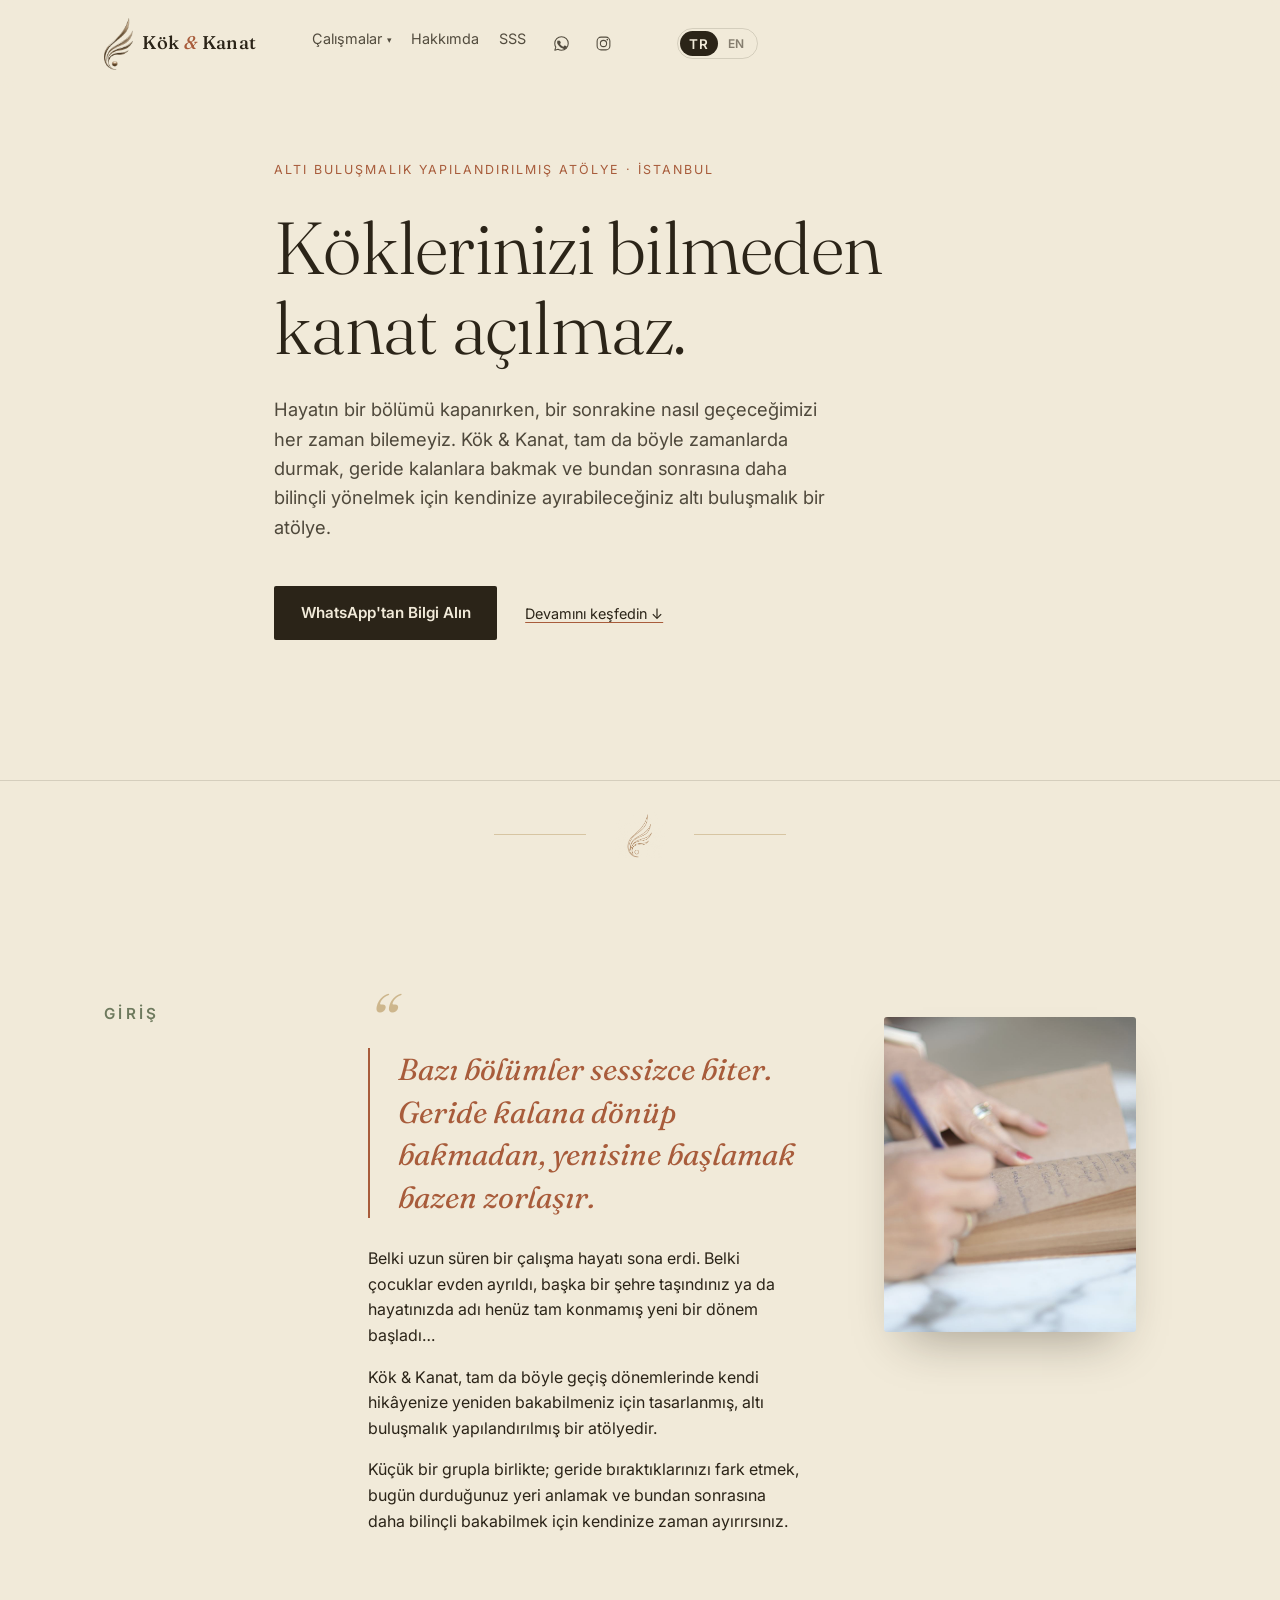
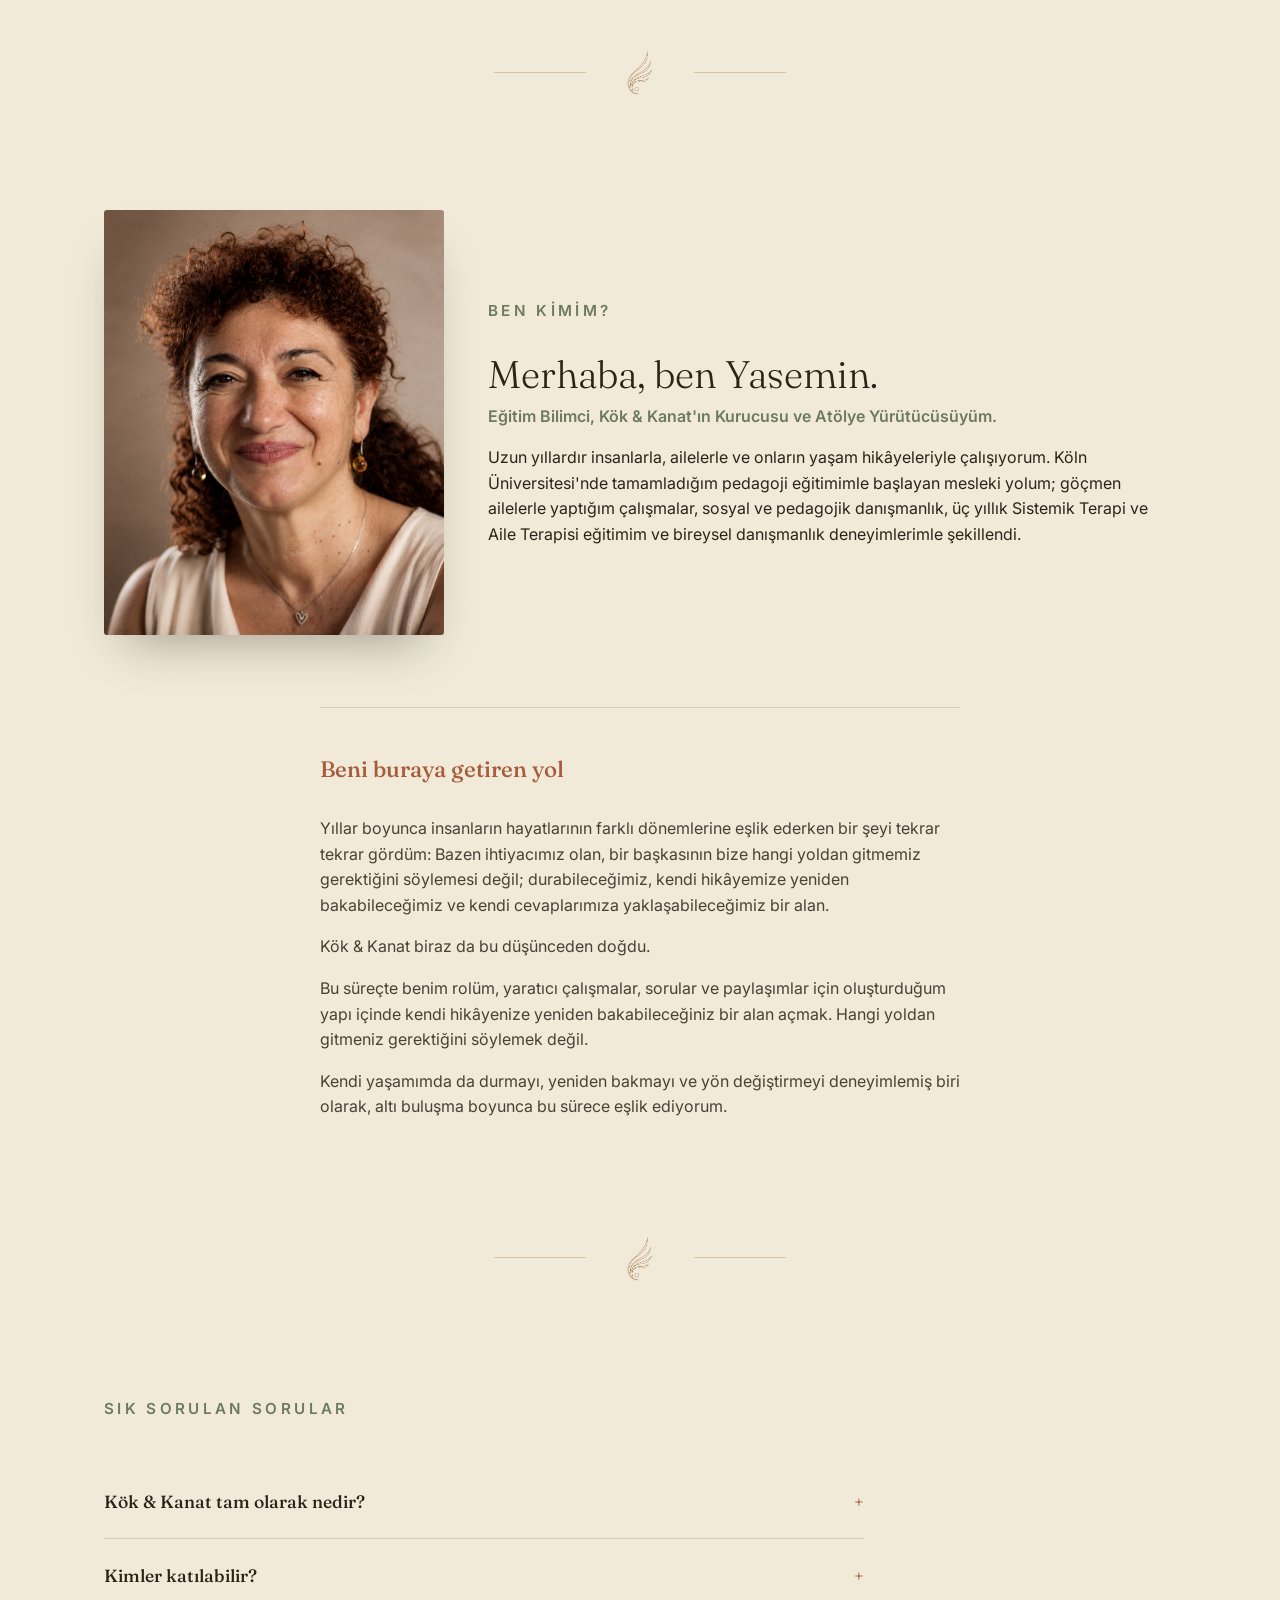
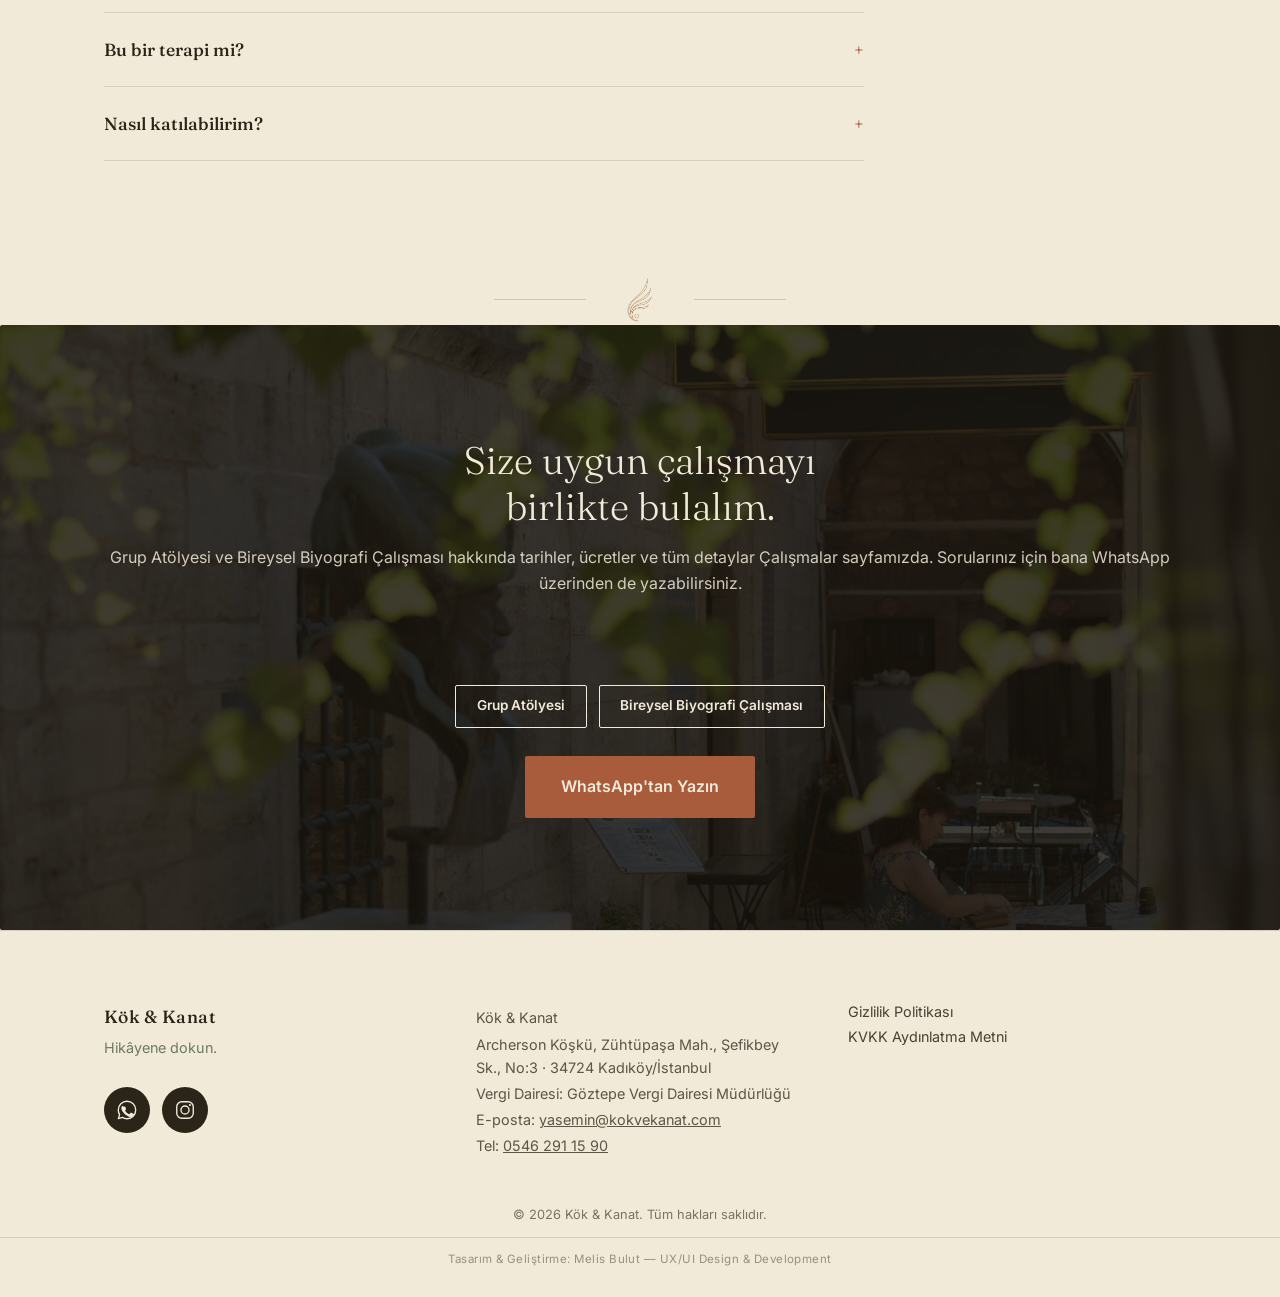
<file: index.html>
<!DOCTYPE html>
<html lang="tr">
<head>
<meta charset="UTF-8">
<meta name="viewport" content="width=device-width, initial-scale=1.0">
<title>Kök & Kanat — Kendine Doğru Bir Yolculuk Atölyesi</title>
<meta name="description" content="Kök & Kanat, İstanbul'da grup atölyesi ve bireysel biyografi çalışması olarak sunulan, yapılandırılmış biyografi ve öz-yansıma çalışmaları.">
<link rel="canonical" href="https://kokvekanat.com/">

<!-- Open Graph -->
<meta property="og:title" content="Kök & Kanat — Kendine Doğru Bir Yolculuk Atölyesi">
<meta property="og:description" content="İstanbul'da grup atölyesi ve bireysel biyografi çalışması olarak sunulan, yapılandırılmış biyografi ve öz-yansıma çalışmaları.">
<meta property="og:type" content="website">
<meta property="og:url" content="https://kokvekanat.com/">
<meta property="og:image" content="https://kokvekanat.com/kapanis-arka-plan.jpg">
<meta property="og:locale" content="tr_TR">

<!-- Twitter -->
<meta name="twitter:card" content="summary_large_image">
<meta name="twitter:title" content="Kök & Kanat — Kendine Doğru Bir Yolculuk Atölyesi">
<meta name="twitter:description" content="İstanbul'da grup atölyesi ve bireysel biyografi çalışması olarak sunulan biyografi ve öz-yansıma çalışmaları.">
<meta name="twitter:image" content="https://kokvekanat.com/kapanis-arka-plan.jpg">

<!-- Favicon: real files for reliable Google Search / browser tab / iOS pickup -->
<link rel="icon" type="image/x-icon" href="favicon.ico">
<link rel="icon" type="image/png" sizes="32x32" href="favicon-32.png">
<link rel="icon" type="image/png" sizes="96x96" href="favicon-96.png">
<link rel="icon" type="image/png" sizes="192x192" href="favicon-192.png">
<link rel="apple-touch-icon" sizes="180x180" href="apple-touch-icon.png">

<link rel="preconnect" href="https://fonts.googleapis.com">
<link rel="preconnect" href="https://fonts.gstatic.com" crossorigin>
<link href="https://fonts.googleapis.com/css2?family=Fraunces:ital,opsz,wght@0,9..144,300;0,9..144,500;1,9..144,400&family=Inter:wght@400;500;600&display=swap" rel="stylesheet">

<link rel="stylesheet" href="styles.css">
<script type="application/ld+json">
{
  "@context": "https://schema.org",
  "@type": "EducationalOrganization",
  "name": "Kök & Kanat",
  "url": "https://kokvekanat.com/",
  "description": "İstanbul'da grup atölyesi ve bireysel biyografi çalışması olarak sunulan, yapılandırılmış biyografi ve öz-yansıma çalışmaları.",
  "address": {
    "@type": "PostalAddress",
    "streetAddress": "Archerson Köşkü, Zühtüpaşa Mah., Şefikbey Sk., No:3",
    "addressLocality": "Kadıköy",
    "addressRegion": "İstanbul",
    "postalCode": "34724",
    "addressCountry": "TR"
  },
  "telephone": "+905462911590",
  "email": "yasemin@kokvekanat.com",
  "sameAs": ["https://www.instagram.com/kokvekanat.atolye"],
  "founder": {
    "@type": "Person",
    "name": "Yasemin Bulut"
  }
}
</script>
</head>
<body data-title-en="Kök &amp; Kanat — A Journey Towards Yourself">

<a class="skip-link" href="#ana-icerik">İçeriğe geç</a>

<header class="site-header" data-header>
  <div class="wrap header-inner">
    <a href="#" class="logo">
      <img src="logo-mark.png" alt="Kök &amp; Kanat" class="logo-mark">
      <span class="logo-text">Kök <span class="logo-amp">&amp;</span> Kanat</span>
    </a>
    <nav class="main-nav" aria-label="Ana menü">
      <div class="nav-dropdown" data-nav-dropdown>
        <button type="button" class="nav-dropdown-trigger" data-nav-dropdown-trigger aria-expanded="false" aria-haspopup="true" data-i18n="nav.calismalar">Çalışmalar</button>
        <div class="nav-dropdown-panel" data-nav-dropdown-panel>
          <a href="calismalar-grup.html" data-i18n="calismalar.jump.grup">Grup Atölyesi</a>
          <a href="calismalar-bireysel.html" data-i18n="calismalar.jump.bireysel">Bireysel Biyografi Çalışması</a>
        </div>
      </div>
      <a href="#yasemin" data-i18n="nav.yasemin">Hakkımda</a>
      <a href="#faq" data-i18n="nav.faq">SSS</a>
      <div class="nav-social">
        <a href="#" class="social-btn social-btn--sm" data-wa="b" aria-label="WhatsApp">
          <svg viewBox="0 0 24 24" fill="none" aria-hidden="true">
            <path d="M12 2.5C6.75 2.5 2.5 6.75 2.5 12c0 1.85.53 3.58 1.44 5.04L2.6 21.4l4.48-1.3A9.45 9.45 0 0 0 12 21.5c5.25 0 9.5-4.25 9.5-9.5S17.25 2.5 12 2.5Z" stroke="currentColor" stroke-width="1.5" stroke-linejoin="round"/>
            <path d="M8.3 8.4c.15-.35.4-.35.65-.35h.5c.18 0 .4-.03.6.45.24.6.8 2 .87 2.15.08.15.13.32.02.5-.1.2-.16.32-.32.5-.16.17-.33.4-.47.53-.16.15-.32.32-.14.63.18.32.8 1.32 1.72 2.14 1.18 1.05 2.18 1.38 2.5 1.53.32.15.5.13.7-.08.2-.2.83-.97 1.05-1.3.22-.32.44-.27.72-.16.3.1 1.9.9 2.22 1.06.32.16.53.24.6.38.08.15.08.86-.2 1.68-.28.82-1.62 1.6-2.24 1.7-.6.1-1.3.15-2.1-.13-.5-.17-1.13-.4-1.95-.77-3.4-1.5-5.6-4.9-5.78-5.13-.16-.24-1.4-1.86-1.4-3.56 0-1.7.9-2.53 1.22-2.87Z" fill="currentColor"/>
          </svg>
        </a>
        <a href="https://www.instagram.com/kokvekanat.atolye" class="social-btn social-btn--sm" target="_blank" rel="noopener noreferrer" aria-label="Instagram">
          <svg viewBox="0 0 24 24" fill="none" aria-hidden="true">
            <rect x="3" y="3" width="18" height="18" rx="5.5" stroke="currentColor" stroke-width="1.5"/>
            <circle cx="12" cy="12" r="4.4" stroke="currentColor" stroke-width="1.5"/>
            <circle cx="17.4" cy="6.6" r="1.15" fill="currentColor"/>
          </svg>
        </a>
      </div>
    </nav>
    <div class="lang-switch" data-lang-switch role="group" aria-label="Dil / Language">
      <span class="lang-indicator" aria-hidden="true"></span>
      <button type="button" class="lang-btn is-active" data-lang="tr">TR</button>
      <button type="button" class="lang-btn" data-lang="en">EN</button>
    </div>
  </div>
</header>

<main id="ana-icerik">

  <!-- HERO -->
  <section class="hero">
    <div class="wrap hero-grid">
      <p class="eyebrow" data-i18n="hero.eyebrow">Altı Buluşmalık Yapılandırılmış Atölye · İstanbul</p>
      <h1 class="hero-title" data-i18n="hero.title">Köklerinizi bilmeden kanat açılmaz.</h1>
      <p class="hero-lede" data-i18n="hero.lede">Hayatın bir bölümü kapanırken, bir sonrakine nasıl geçeceğimizi her zaman bilemeyiz. Kök &amp; Kanat, tam da böyle zamanlarda durmak, geride kalanlara bakmak ve bundan sonrasına daha bilinçli yönelmek için kendinize ayırabileceğiniz altı buluşmalık bir atölye.</p>
      <div class="hero-actions">
        <a class="btn btn-primary" data-wa="a" href="#" data-i18n="cta.info">WhatsApp'tan Bilgi Alın</a>
        <a class="btn-link" href="#giris" data-i18n="cta.explore">Devamını keşfedin ↓</a>
      </div>
    </div>
  </section>

  <div class="ornament ornament-first" aria-hidden="true">
    <span class="ornament-line"></span>
    <img class="ornament-icon" src="logo-outline.png" alt="" loading="lazy">
    <span class="ornament-line"></span>
  </div>

  <!-- INTRO -->
  <section class="section intro" id="giris">
    <div class="wrap intro-grid">
      <p class="section-label"><span class="section-label-text" data-i18n="label.giris">Giriş</span></p>
      <div class="intro-body">
        <div class="intro-copy">
          <span class="quote-mark" aria-hidden="true">&ldquo;</span>
          <p class="pull-quote" data-i18n="intro.quote">Bazı bölümler sessizce biter. Geride kalana dönüp bakmadan, yenisine başlamak bazen zorlaşır.</p>
          <p class="lead-p" data-i18n="intro.p0">Belki uzun süren bir çalışma hayatı sona erdi. Belki çocuklar evden ayrıldı, başka bir şehre taşındınız ya da hayatınızda adı henüz tam konmamış yeni bir dönem başladı…</p>
          <p data-i18n="intro.p1">Kök &amp; Kanat, tam da böyle geçiş dönemlerinde kendi hikâyenize yeniden bakabilmeniz için tasarlanmış, altı buluşmalık yapılandırılmış bir atölyedir.</p>
          <p data-i18n="intro.p2">Küçük bir grupla birlikte; geride bıraktıklarınızı fark etmek, bugün durduğunuz yeri anlamak ve bundan sonrasına daha bilinçli bakabilmek için kendinize zaman ayırırsınız.</p>
        </div>
        <figure class="intro-image photo-frame">
          <div class="photo-frame-inner aspect-portrait">
            <img src="gunluk-yakin-cekim.jpg" alt="Bir defter sayfasına yazı yazan elin yakın çekimi" loading="lazy">
            <figcaption data-i18n="intro.imgCaption">Bir defter sayfasına, o hafta taşıdıklarınızı yazdığınız an.</figcaption>
          </div>
        </figure>
      </div>
    </div>
  </section>

  <div class="ornament" aria-hidden="true">
    <span class="ornament-line"></span>
    <img class="ornament-icon" src="logo-outline.png" alt="" loading="lazy">
    <span class="ornament-line"></span>
  </div>

  <!-- ABOUT YASEMIN -->
  <section class="section about" id="yasemin">
    <div class="wrap about-grid">
      <div class="about-media photo-frame">
        <div class="photo-frame-inner aspect-portrait">
          <img src="yasemin.jpg" alt="Yasemin Hanım'ın portresi" loading="lazy">
        </div>
      </div>
      <div class="about-copy">
        <p class="section-label"><span class="section-label-text" data-i18n="label.rehberiniz">Ben Kimim?</span></p>
        <h2 class="section-title" data-i18n="about.greeting">Merhaba, ben Yasemin.</h2>
        <p class="about-title" data-i18n="about.title">Eğitim Bilimci, Kök &amp; Kanat'ın Kurucusu ve Atölye Yürütücüsüyüm.</p>
        <p class="lead-p" data-i18n="about.p1">Uzun yıllardır insanlarla, ailelerle ve onların yaşam hikâyeleriyle çalışıyorum. Köln Üniversitesi'nde tamamladığım pedagoji eğitimimle başlayan mesleki yolum; göçmen ailelerle yaptığım çalışmalar, sosyal ve pedagojik danışmanlık, üç yıllık Sistemik Terapi ve Aile Terapisi eğitimim ve bireysel danışmanlık deneyimlerimle şekillendi.</p>
      </div>
    </div>
    <div class="wrap">
      <div class="about-path">
        <h3 class="about-path-title" data-i18n="about.pathTitle">Beni buraya getiren yol</h3>
        <p class="lead-p" data-i18n="about.path.p1">Yıllar boyunca insanların hayatlarının farklı dönemlerine eşlik ederken bir şeyi tekrar tekrar gördüm: Bazen ihtiyacımız olan, bir başkasının bize hangi yoldan gitmemiz gerektiğini söylemesi değil; durabileceğimiz, kendi hikâyemize yeniden bakabileceğimiz ve kendi cevaplarımıza yaklaşabileceğimiz bir alan.</p>
        <p data-i18n="about.path.p2">Kök &amp; Kanat biraz da bu düşünceden doğdu.</p>
        <p data-i18n="about.path.p3">Bu süreçte benim rolüm, yaratıcı çalışmalar, sorular ve paylaşımlar için oluşturduğum yapı içinde kendi hikâyenize yeniden bakabileceğiniz bir alan açmak. Hangi yoldan gitmeniz gerektiğini söylemek değil.</p>
        <p data-i18n="about.path.p4">Kendi yaşamımda da durmayı, yeniden bakmayı ve yön değiştirmeyi deneyimlemiş biri olarak, altı buluşma boyunca bu sürece eşlik ediyorum.</p>
      </div>
    </div>
  </section>

  <div class="ornament" aria-hidden="true">
    <span class="ornament-line"></span>
    <img class="ornament-icon" src="logo-outline.png" alt="" loading="lazy">
    <span class="ornament-line"></span>
  </div>

  <!-- FAQ -->
  <section class="section faq" id="faq">
    <div class="wrap">
      <p class="section-label"><span class="section-label-text" data-i18n="label.faq">Sık Sorulan Sorular</span></p>
      <div class="faq-list">
        <details class="faq-item">
          <summary data-i18n="faq1.q">Kök &amp; Kanat tam olarak nedir?</summary>
          <p data-i18n="faq1.a">Kök &amp; Kanat, kendi yaşam hikâyenize adım adım bakabileceğiniz, geçmişten bugüne sizi şekillendiren deneyimleri fark edip anlamlandırabileceğiniz, altı buluşmadan oluşan yapılandırılmış bir atölye programıdır.</p>
        </details>
        <details class="faq-item">
          <summary data-i18n="faq2.q">Kimler katılabilir?</summary>
          <p data-i18n="faq2.a">Kendinizi daha iyi tanımak, hayatınızdaki dönüm noktalarına ve geçmişten bugüne taşıdıklarınıza yeniden bakmak, bundan sonrasına daha bilinçli yönelmek isteyen yetişkinler katılabilir.</p>
        </details>
        <details class="faq-item">
          <summary data-i18n="faq3.q">Bu bir terapi mi?</summary>
          <p data-i18n="faq3.a">Hayır. Kök &amp; Kanat, eğitim temelli ve yapılandırılmış bir öz-yansıma atölyesidir. Katılımcıların yaşam hikâyelerine farklı açılardan bakmalarını ve kendi deneyimlerini anlamlandırmalarını destekler. Terapi veya klinik bir müdahale değildir.</p>
        </details>
        <details class="faq-item">
          <summary data-i18n="faq4.q">Nasıl katılabilirim?</summary>
          <p data-i18n="faq4.a">KÖK &amp; KANAT'ta yaşam hikâyenize farklı biçimlerde bakabileceğiniz çalışma formatları bulunmaktadır.<br><br><a href="calismalar-grup.html"><strong>Grup Atölyesi</strong></a>, altı buluşmadan oluşan ve yaşam yolculuğuna grup içinde daha kapsamlı bakmaya alan açan uzun soluklu bir çalışmadır.<br><br><a href="calismalar-bireysel.html"><strong>Bireysel Biyografi Çalışması</strong></a> ise üç bireysel buluşmadan oluşur. Kendi yaşamınızda bugün sizi meşgul eden bir konu veya sorudan yola çıkarak geçmişten bugüne uzanan izlere ve bundan sonrasına bakabileceğiniz kişisel bir çalışma alanı sunar.<br><br>Size hangi çalışma biçiminin daha uygun olduğunu inceleyerek kendi ihtiyacınıza göre karar verebilirsiniz.</p>
        </details>
      </div>
    </div>
  </section>

  <div class="ornament" aria-hidden="true">
    <span class="ornament-line"></span>
    <img class="ornament-icon" src="logo-outline.png" alt="" loading="lazy">
    <span class="ornament-line"></span>
  </div>

  <!-- FINAL CTA -->
  <section class="section final-cta">
    <div class="wrap">
      <h2 class="section-title" data-i18n="finalcta.title">Size uygun çalışmayı birlikte bulalım.</h2>
      <p data-i18n="finalcta.p">Grup Atölyesi ve Bireysel Biyografi Çalışması hakkında tarihler, ücretler ve tüm detaylar Çalışmalar sayfamızda. Sorularınız için bana WhatsApp üzerinden de yazabilirsiniz.</p>
      <div class="hero-actions" style="justify-content:center; flex-direction: column;">
        <div class="offer-jump" style="justify-content:center;">
          <a class="btn btn-ghost" href="calismalar-grup.html" style="border-color:var(--color-paper);color:var(--color-paper);" data-i18n="calismalar.jump.grup">Grup Atölyesi</a>
          <a class="btn btn-ghost" href="calismalar-bireysel.html" style="border-color:var(--color-paper);color:var(--color-paper);" data-i18n="calismalar.jump.bireysel">Bireysel Biyografi Çalışması</a>
        </div>
        <a class="btn btn-primary btn-large" data-wa="a" href="#" data-i18n="cta.write">WhatsApp'tan Yazın</a>
      </div>
    </div>
  </section>

</main>

<footer class="site-footer">
  <div class="wrap footer-grid">
    <div>
      <p class="logo footer-logo">Kök &amp; Kanat</p>
      <p class="footer-note" data-i18n="footer.tagline">Hikâyene dokun.</p>
      <div class="footer-social">
        <a href="#" class="social-btn" data-wa="b" aria-label="WhatsApp">
          <svg viewBox="0 0 24 24" fill="none" aria-hidden="true">
            <path d="M12 2.5C6.75 2.5 2.5 6.75 2.5 12c0 1.85.53 3.58 1.44 5.04L2.6 21.4l4.48-1.3A9.45 9.45 0 0 0 12 21.5c5.25 0 9.5-4.25 9.5-9.5S17.25 2.5 12 2.5Z" stroke="currentColor" stroke-width="1.5" stroke-linejoin="round"/>
            <path d="M8.3 8.4c.15-.35.4-.35.65-.35h.5c.18 0 .4-.03.6.45.24.6.8 2 .87 2.15.08.15.13.32.02.5-.1.2-.16.32-.32.5-.16.17-.33.4-.47.53-.16.15-.32.32-.14.63.18.32.8 1.32 1.72 2.14 1.18 1.05 2.18 1.38 2.5 1.53.32.15.5.13.7-.08.2-.2.83-.97 1.05-1.3.22-.32.44-.27.72-.16.3.1 1.9.9 2.22 1.06.32.16.53.24.6.38.08.15.08.86-.2 1.68-.28.82-1.62 1.6-2.24 1.7-.6.1-1.3.15-2.1-.13-.5-.17-1.13-.4-1.95-.77-3.4-1.5-5.6-4.9-5.78-5.13-.16-.24-1.4-1.86-1.4-3.56 0-1.7.9-2.53 1.22-2.87Z" fill="currentColor"/>
          </svg>
        </a>
        <a href="https://www.instagram.com/kokvekanat.atolye" class="social-btn" target="_blank" rel="noopener noreferrer" aria-label="Instagram">
          <svg viewBox="0 0 24 24" fill="none" aria-hidden="true">
            <rect x="3" y="3" width="18" height="18" rx="5.5" stroke="currentColor" stroke-width="1.5"/>
            <circle cx="12" cy="12" r="4.4" stroke="currentColor" stroke-width="1.5"/>
            <circle cx="17.4" cy="6.6" r="1.15" fill="currentColor"/>
          </svg>
        </a>
      </div>
    </div>
    <div class="footer-legal">
      <p>Kök &amp; Kanat</p>
      <p>Archerson Köşkü, Zühtüpaşa Mah., Şefikbey Sk., No:3 · 34724 Kadıköy/İstanbul</p>
      <p data-i18n="footer.taxLine">Vergi Dairesi: Göztepe Vergi Dairesi Müdürlüğü</p>
      <p><span data-i18n="footer.email">E-posta</span>: <a href="mailto:yasemin@kokvekanat.com">yasemin@kokvekanat.com</a></p>
      <p><span data-i18n="footer.tel">Tel</span>: <a href="tel:+905462911590">0546 291 15 90</a></p>
    </div>
    <div class="footer-links">
      <button type="button" class="footer-link-btn" data-open-modal="privacy" data-i18n="footer.privacy">Gizlilik Politikası</button>
      <button type="button" class="footer-link-btn" data-open-modal="kvkk" data-i18n="footer.kvkk">KVKK Aydınlatma Metni</button>
    </div>
  </div>
  <p class="footer-copy">© 2026 Kök &amp; Kanat. <span data-i18n="footer.rights">Tüm hakları saklıdır.</span></p>
  <p class="site-credit">Tasarım &amp; Geliştirme: Melis Bulut — UX/UI Design &amp; Development</p>
</footer>

<a class="mobile-sticky-cta" data-wa="a" href="#" data-i18n="cta.write">WhatsApp'tan Yazın</a>

<!-- Fixed hamburger menu — position:fixed, independent of the header, always on screen -->
<button type="button" class="fixed-menu-toggle" data-fixed-menu-toggle aria-expanded="false" aria-controls="fixed-menu-panel" aria-label="Menüyü aç">
  <span></span><span></span><span></span>
</button>
<nav id="fixed-menu-panel" class="fixed-menu-panel" data-fixed-menu-panel aria-label="Sabit menü">
  <div class="nav-dropdown nav-dropdown--mobile" data-nav-dropdown>
    <button type="button" class="nav-dropdown-trigger" data-nav-dropdown-trigger aria-expanded="false" aria-haspopup="true" data-i18n="nav.calismalar">Çalışmalar</button>
    <div class="nav-dropdown-panel" data-nav-dropdown-panel>
      <a href="calismalar-grup.html" data-i18n="calismalar.jump.grup">Grup Atölyesi</a>
      <a href="calismalar-bireysel.html" data-i18n="calismalar.jump.bireysel">Bireysel Biyografi Çalışması</a>
    </div>
  </div>
  <a href="#yasemin" data-i18n="nav.yasemin">Hakkımda</a>
  <a href="#faq" data-i18n="nav.faq">SSS</a>
  <div class="nav-social">
    <a href="#" class="social-btn social-btn--sm" data-wa="b" aria-label="WhatsApp">
      <svg viewBox="0 0 24 24" fill="none" aria-hidden="true">
        <path d="M12 2.5C6.75 2.5 2.5 6.75 2.5 12c0 1.85.53 3.58 1.44 5.04L2.6 21.4l4.48-1.3A9.45 9.45 0 0 0 12 21.5c5.25 0 9.5-4.25 9.5-9.5S17.25 2.5 12 2.5Z" stroke="currentColor" stroke-width="1.5" stroke-linejoin="round"/>
        <path d="M8.3 8.4c.15-.35.4-.35.65-.35h.5c.18 0 .4-.03.6.45.24.6.8 2 .87 2.15.08.15.13.32.02.5-.1.2-.16.32-.32.5-.16.17-.33.4-.47.53-.16.15-.32.32-.14.63.18.32.8 1.32 1.72 2.14 1.18 1.05 2.18 1.38 2.5 1.53.32.15.5.13.7-.08.2-.2.83-.97 1.05-1.3.22-.32.44-.27.72-.16.3.1 1.9.9 2.22 1.06.32.16.53.24.6.38.08.15.08.86-.2 1.68-.28.82-1.62 1.6-2.24 1.7-.6.1-1.3.15-2.1-.13-.5-.17-1.13-.4-1.95-.77-3.4-1.5-5.6-4.9-5.78-5.13-.16-.24-1.4-1.86-1.4-3.56 0-1.7.9-2.53 1.22-2.87Z" fill="currentColor"/>
      </svg>
    </a>
    <a href="https://www.instagram.com/kokvekanat.atolye" class="social-btn social-btn--sm" target="_blank" rel="noopener noreferrer" aria-label="Instagram">
      <svg viewBox="0 0 24 24" fill="none" aria-hidden="true">
        <rect x="3" y="3" width="18" height="18" rx="5.5" stroke="currentColor" stroke-width="1.5"/>
        <circle cx="12" cy="12" r="4.4" stroke="currentColor" stroke-width="1.5"/>
        <circle cx="17.4" cy="6.6" r="1.15" fill="currentColor"/>
      </svg>
    </a>
  </div>
  <div class="lang-switch" data-lang-switch role="group" aria-label="Dil / Language">
    <span class="lang-indicator" aria-hidden="true"></span>
    <button type="button" class="lang-btn is-active" data-lang="tr">TR</button>
    <button type="button" class="lang-btn" data-lang="en">EN</button>
  </div>
</nav>

<!-- Legal document modals: kept Turkish-only, as these are legally binding texts -->
<div class="modal-overlay" id="modal-privacy" data-modal-overlay aria-hidden="true">
  <div class="modal-panel" role="dialog" aria-modal="true" aria-labelledby="modal-privacy-title">
    <button type="button" class="modal-close" data-close-modal aria-label="Kapat">×</button>
    <div class="modal-body">
      <h3 id="modal-privacy-title">GİZLİLİK POLİTİKASI</h3>
      <p class="modal-updated">Son güncelleme: Ağustos 2026</p>

      <p>Kök &amp; Kanat olarak internet sitemizi ziyaret eden kişilerin gizliliğine önem veriyoruz. Bu Gizlilik Politikası, www.kokvekanat.com internet sitesinin kullanımı sırasında kişisel verilerin hangi durumlarda işlenebileceği ve bu verilerin nasıl korunduğu hakkında bilgi vermek amacıyla hazırlanmıştır.</p>

      <h4>1. Veri Sorumlusu</h4>
      <p>6698 sayılı Kişisel Verilerin Korunması Kanunu ("KVKK") kapsamında kişisel verileriniz, veri sorumlusu sıfatıyla aşağıdaki işletme tarafından işlenebilir:</p>
      <p><strong>Kök &amp; Kanat</strong><br>
      Veri Sorumlusu: Yasemin Bulut<br>
      Marka / Faaliyet Adı: Kök &amp; Kanat<br>
      Adres: Zühtüpaşa Mah., Şefikbey Sk., Archerson Köşkü No: 3, İçkapı No: 301, Kadıköy-İstanbul<br>
      E-posta: yasemin@kokvekanat.com<br>
      Telefon: 0546 291 15 90</p>

      <h4>2. İnternet Sitesi Üzerinden Veri Toplanması</h4>
      <p>Kök &amp; Kanat internet sitesinde ziyaretçilerin doğrudan kişisel bilgilerini girdiği bir üyelik veya kayıt sistemi bulunmamaktadır.</p>
      <p>Ziyaretçiler, internet sitesinde yer alan iletişim bilgileri veya bağlantılar aracılığıyla Kök &amp; Kanat ile kendi tercihleri doğrultusunda WhatsApp, telefon veya e-posta üzerinden iletişime geçebilir.</p>
      <p>Bu durumda kişinin kendisi tarafından paylaşılan ad-soyad, telefon numarası, e-posta adresi, iletişim içeriği ve atölye katılımıyla ilgili gerekli bilgiler, iletişimin yürütülmesi ve talebin karşılanması amacıyla işlenebilir.</p>

      <h4>3. Kişisel Verilerin İşlenme Amaçları</h4>
      <p>Kişisel verileriniz, gerekli olduğu ölçüde;</p>
      <ul>
        <li>sorularınızı ve bilgi taleplerinizi yanıtlamak,</li>
        <li>Kök &amp; Kanat atölyeleri hakkında bilgi vermek,</li>
        <li>atölye başvuru ve katılım süreçlerini yürütmek,</li>
        <li>katılımcılarla gerekli iletişimi sağlamak,</li>
        <li>talep ve şikâyetleri değerlendirmek,</li>
        <li>yasal ve mali yükümlülükleri yerine getirmek</li>
      </ul>
      <p>amaçlarıyla işlenebilir. Kişisel veriler, bu amaçlarla bağlantılı, sınırlı ve ölçülü şekilde kullanılmaya özen gösterilerek işlenir.</p>

      <h4>4. WhatsApp ve E-posta Üzerinden İletişim</h4>
      <p>WhatsApp veya e-posta hizmetleri üzerinden gerçekleştirilen iletişimlerde, ilgili hizmet sağlayıcıların kendi gizlilik politikaları ve veri işleme koşulları da uygulanabilir.</p>

      <h4>5. Çerezler ve Teknik Veriler</h4>
      <p>İnternet sitesi, sitenin teknik olarak çalışması için gerekli teknolojileri kullanabilir. Ayrıca sitenin barındırıldığı altyapı veya kullanılan üçüncü taraf hizmetler tarafından IP adresi, tarayıcı türü, cihaz bilgisi ve ziyaret zamanı gibi sınırlı teknik veriler işlenebilir.</p>
      <p>Analitik, reklam veya pazarlama amaçlı çerezler kullanılması halinde bu politika ve gerektiğinde çerez bilgilendirmesi buna uygun olarak güncellenecektir.</p>

      <h4>6. Kişisel Verilerin Paylaşılması</h4>
      <p>Kişisel verileriniz, kural olarak üçüncü kişilerle paylaşılmaz.</p>
      <p>Ancak hizmetin yürütülmesi, teknik altyapının sağlanması, muhasebe ve yasal yükümlülüklerin yerine getirilmesi amacıyla gerekli olduğu ölçüde yetkili hizmet sağlayıcılar, mali müşavir veya kanunen yetkili kamu kurum ve kuruluşlarıyla paylaşılması söz konusu olabilir.</p>

      <h4>7. Verilerin Saklanması</h4>
      <p>Kişisel veriler, işlenme amacı için gerekli olan süre boyunca veya ilgili mevzuatta öngörülen yasal saklama süreleri boyunca muhafaza edilir.</p>
      <p>Saklanmasını gerektiren hukuki bir sebep kalmadığında kişisel veriler mevzuata uygun şekilde silinir, yok edilir veya anonim hale getirilir.</p>

      <h4>8. Kişisel Verilerin Korunması</h4>
      <p>Kök &amp; Kanat, kişisel verilerin hukuka aykırı olarak işlenmesini veya erişilmesini önlemek ve kişisel verilerin güvenli şekilde muhafaza edilmesini sağlamak amacıyla uygun teknik ve idari tedbirleri almaya özen gösterir.</p>

      <h4>9. Haklarınız</h4>
      <p>Kişisel verilerinizle ilgili haklarınız ve bu hakların nasıl kullanılabileceği konusunda ayrıntılı bilgi için internet sitemizde yer alan KVKK Aydınlatma Metnini inceleyebilirsiniz.</p>

      <h4>10. Değişiklikler</h4>
      <p>Bu Gizlilik Politikası, internet sitesinde kullanılan hizmetlerin veya ilgili mevzuatın değişmesi halinde güncellenebilir. Güncel metin www.kokvekanat.com üzerinden yayımlanır.</p>

      <h4>11. İletişim</h4>
      <p>Gizlilik ve kişisel verilerinizle ilgili sorularınız için bizimle iletişime geçebilirsiniz:</p>
      <p><strong>Kök &amp; Kanat</strong><br>
      E-posta: yasemin@kokvekanat.com<br>
      Telefon: 0546 291 15 90</p>

      <p class="modal-updated">© 2026 Kök &amp; Kanat. Tüm hakları saklıdır.</p>
    </div>
  </div>
</div>

<div class="modal-overlay" id="modal-kvkk" data-modal-overlay aria-hidden="true">
  <div class="modal-panel" role="dialog" aria-modal="true" aria-labelledby="modal-kvkk-title">
    <button type="button" class="modal-close" data-close-modal aria-label="Kapat">×</button>
    <div class="modal-body">
      <h3 id="modal-kvkk-title">KVKK AYDINLATMA METNİ</h3>
      <p class="modal-updated">Son güncelleme: Ağustos 2026</p>

      <p>Kök &amp; Kanat olarak kişisel verilerinizin korunmasına önem veriyoruz. İşbu Aydınlatma Metni, 6698 sayılı Kişisel Verilerin Korunması Kanunu ("KVKK") kapsamında kişisel verilerinizin işlenmesine ilişkin olarak sizleri bilgilendirmek amacıyla hazırlanmıştır.</p>

      <h4>1. Veri Sorumlusu</h4>
      <p>6698 sayılı KVKK kapsamında kişisel verileriniz aşağıda bilgileri bulunan veri sorumlusu tarafından işlenebilir:</p>
      <p><strong>Kök &amp; Kanat</strong><br>
      Veri Sorumlusu: Yasemin Bulut<br>
      Marka / Faaliyet Adı: Kök &amp; Kanat<br>
      Adres: Zühtüpaşa Mah., Şefikbey Sk., Archerson Köşkü No: 3, İçkapı No: 301, Kadıköy-İstanbul<br>
      E-posta: yasemin@kokvekanat.com<br>
      Telefon: 0546 291 15 90</p>

      <h4>2. İşlenebilecek Kişisel Veriler</h4>
      <p>Kök &amp; Kanat ile iletişime geçmeniz veya atölye hakkında bilgi talep etmeniz halinde, paylaşımınıza ve ilişkinin niteliğine bağlı olarak aşağıdaki kişisel verileriniz işlenebilir:</p>
      <ul>
        <li>ad ve soyad,</li>
        <li>telefon numarası,</li>
        <li>e-posta adresi,</li>
        <li>iletişim ve yazışma bilgileri,</li>
        <li>atölye başvuru ve katılımına ilişkin bilgiler,</li>
        <li>ödeme ve faturalandırma sürecinin yürütülmesi halinde gerekli mali bilgiler,</li>
        <li>tarafınızca kendi isteğinizle iletilen diğer bilgiler.</li>
      </ul>
      <p>İnternet sitesinde doğrudan kişisel veri girişi yapılan bir üyelik veya kayıt sistemi bulunmamaktadır.</p>

      <h4>3. Kişisel Verilerin İşlenme Amaçları</h4>
      <p>Kişisel verileriniz;</p>
      <ul>
        <li>Kök &amp; Kanat hakkında bilgi taleplerinin karşılanması,</li>
        <li>atölyeler hakkında bilgilendirme yapılması,</li>
        <li>başvuru ve katılım süreçlerinin yürütülmesi,</li>
        <li>katılımcılarla iletişim kurulması,</li>
        <li>organizasyon süreçlerinin yürütülmesi,</li>
        <li>ödeme, muhasebe ve faturalandırma işlemlerinin gerçekleştirilmesi,</li>
        <li>talep ve şikâyetlerin değerlendirilmesi,</li>
        <li>hukuki ve mali yükümlülüklerin yerine getirilmesi</li>
      </ul>
      <p>amaçlarıyla işlenebilir.</p>

      <h4>4. Kişisel Verilerin Toplanma Yöntemi ve Hukuki Sebebi</h4>
      <p>Kişisel verileriniz; internet sitesinde bulunan iletişim bağlantıları, WhatsApp, telefon, e-posta ve doğrudan iletişim yoluyla elektronik veya fiziki ortamda elde edilebilir.</p>
      <p>Kişisel verileriniz, KVKK'nın 5. maddesinde belirtilen hukuki sebepler kapsamında; özellikle bir sözleşmenin kurulması veya ifasıyla doğrudan doğruya ilgili olması, veri sorumlusunun hukuki yükümlülüğünü yerine getirebilmesi, bir hakkın tesisi, kullanılması veya korunması için veri işlemenin zorunlu olması ve ilgili kişinin temel hak ve özgürlüklerine zarar vermemek kaydıyla veri sorumlusunun meşru menfaatleri için veri işlenmesinin zorunlu olması hukuki sebeplerine dayanılarak işlenebilir.</p>
      <p>Açık rıza gerektiren bir veri işleme faaliyetinin söz konusu olması halinde ayrıca açık rızanız alınır.</p>

      <h4>5. Kişisel Verilerin Aktarılması</h4>
      <p>Kişisel verileriniz, işleme amaçlarının gerektirdiği ölçüde ve ilgili mevzuata uygun olarak;</p>
      <ul>
        <li>mali müşavir ve muhasebe hizmeti sağlayıcılarına,</li>
        <li>teknik ve iletişim hizmeti sağlayıcılarına,</li>
        <li>gerekli olması halinde hizmet alınan diğer yetkili kişi veya kuruluşlara,</li>
        <li>kanunen yetkili kamu kurum ve kuruluşlarına</li>
      </ul>
      <p>aktarılabilir. Kişisel verilerin üçüncü kişilere aktarılmasında KVKK ve ilgili mevzuatta öngörülen şartlara uygun hareket edilir.</p>

      <h4>6. Kişisel Verilerin Saklanması</h4>
      <p>Kişisel verileriniz, işlenme amaçlarının gerektirdiği süre boyunca ve ilgili mevzuatta öngörülen yasal saklama süreleri çerçevesinde muhafaza edilir.</p>
      <p>İşlenmesini gerektiren sebeplerin ortadan kalkması ve saklanmasını gerektiren başka bir hukuki yükümlülük bulunmaması halinde kişisel veriler mevzuata uygun şekilde silinir, yok edilir veya anonim hale getirilir.</p>

      <h4>7. KVKK Kapsamındaki Haklarınız</h4>
      <p>KVKK'nın 11. maddesi kapsamında kişisel verilerinize ilişkin olarak;</p>
      <ul>
        <li>kişisel verilerinizin işlenip işlenmediğini öğrenme,</li>
        <li>işlenmişse buna ilişkin bilgi talep etme,</li>
        <li>işlenme amacını ve amacına uygun kullanılıp kullanılmadığını öğrenme,</li>
        <li>yurt içinde veya yurt dışında kişisel verilerin aktarıldığı üçüncü kişileri bilme,</li>
        <li>eksik veya yanlış işlenmiş olması halinde düzeltilmesini isteme,</li>
        <li>KVKK'da öngörülen şartlar çerçevesinde kişisel verilerin silinmesini veya yok edilmesini isteme,</li>
        <li>düzeltme, silme veya yok etme işlemlerinin kişisel verilerin aktarıldığı üçüncü kişilere bildirilmesini isteme,</li>
        <li>münhasıran otomatik sistemler aracılığıyla analiz edilmesi nedeniyle aleyhinize bir sonucun ortaya çıkmasına itiraz etme,</li>
        <li>kişisel verilerin kanuna aykırı olarak işlenmesi sebebiyle zarara uğramanız halinde zararın giderilmesini talep etme</li>
      </ul>
      <p>haklarına sahipsiniz.</p>

      <h4>8. Başvuru</h4>
      <p>KVKK kapsamındaki taleplerinizi, kimliğinizi ve talebinizi açıkça belirterek yasemin@kokvekanat.com adresine veya yukarıda belirtilen veri sorumlusu adresine iletebilirsiniz. Başvurular, ilgili mevzuatta belirtilen usul ve süreler çerçevesinde değerlendirilir.</p>

      <p><strong>Kök &amp; Kanat</strong><br>
      Veri Sorumlusu: Yasemin Bulut<br>
      Marka / Faaliyet Adı: Kök &amp; Kanat<br>
      Adres: Zühtüpaşa Mah., Şefikbey Sk., Archerson Köşkü No: 3, İçkapı No: 301, Kadıköy/İstanbul<br>
      Telefon: 0546 291 15 90</p>

      <p class="modal-updated">© 2026 Kök &amp; Kanat. Tüm hakları saklıdır.</p>
    </div>
  </div>
</div>

<script src="script.js" defer></script>
</body>
</html>
</file>
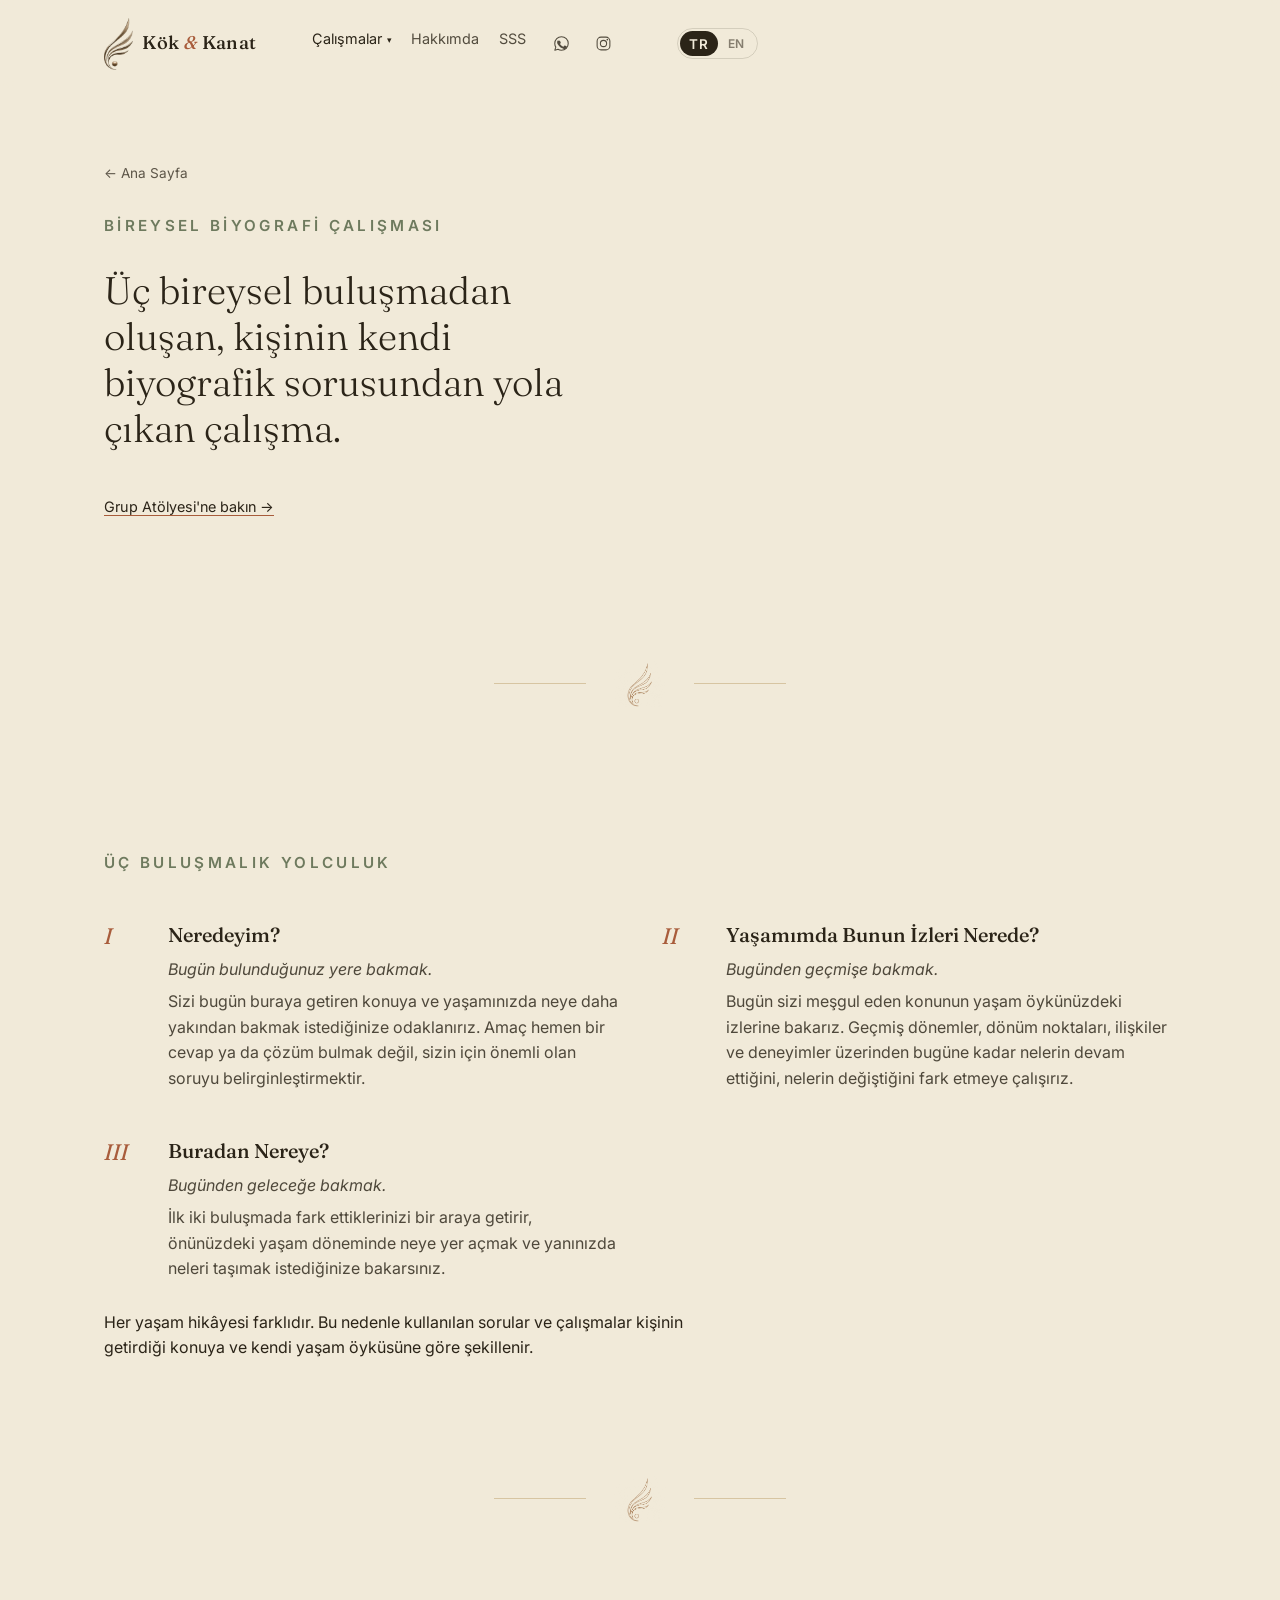
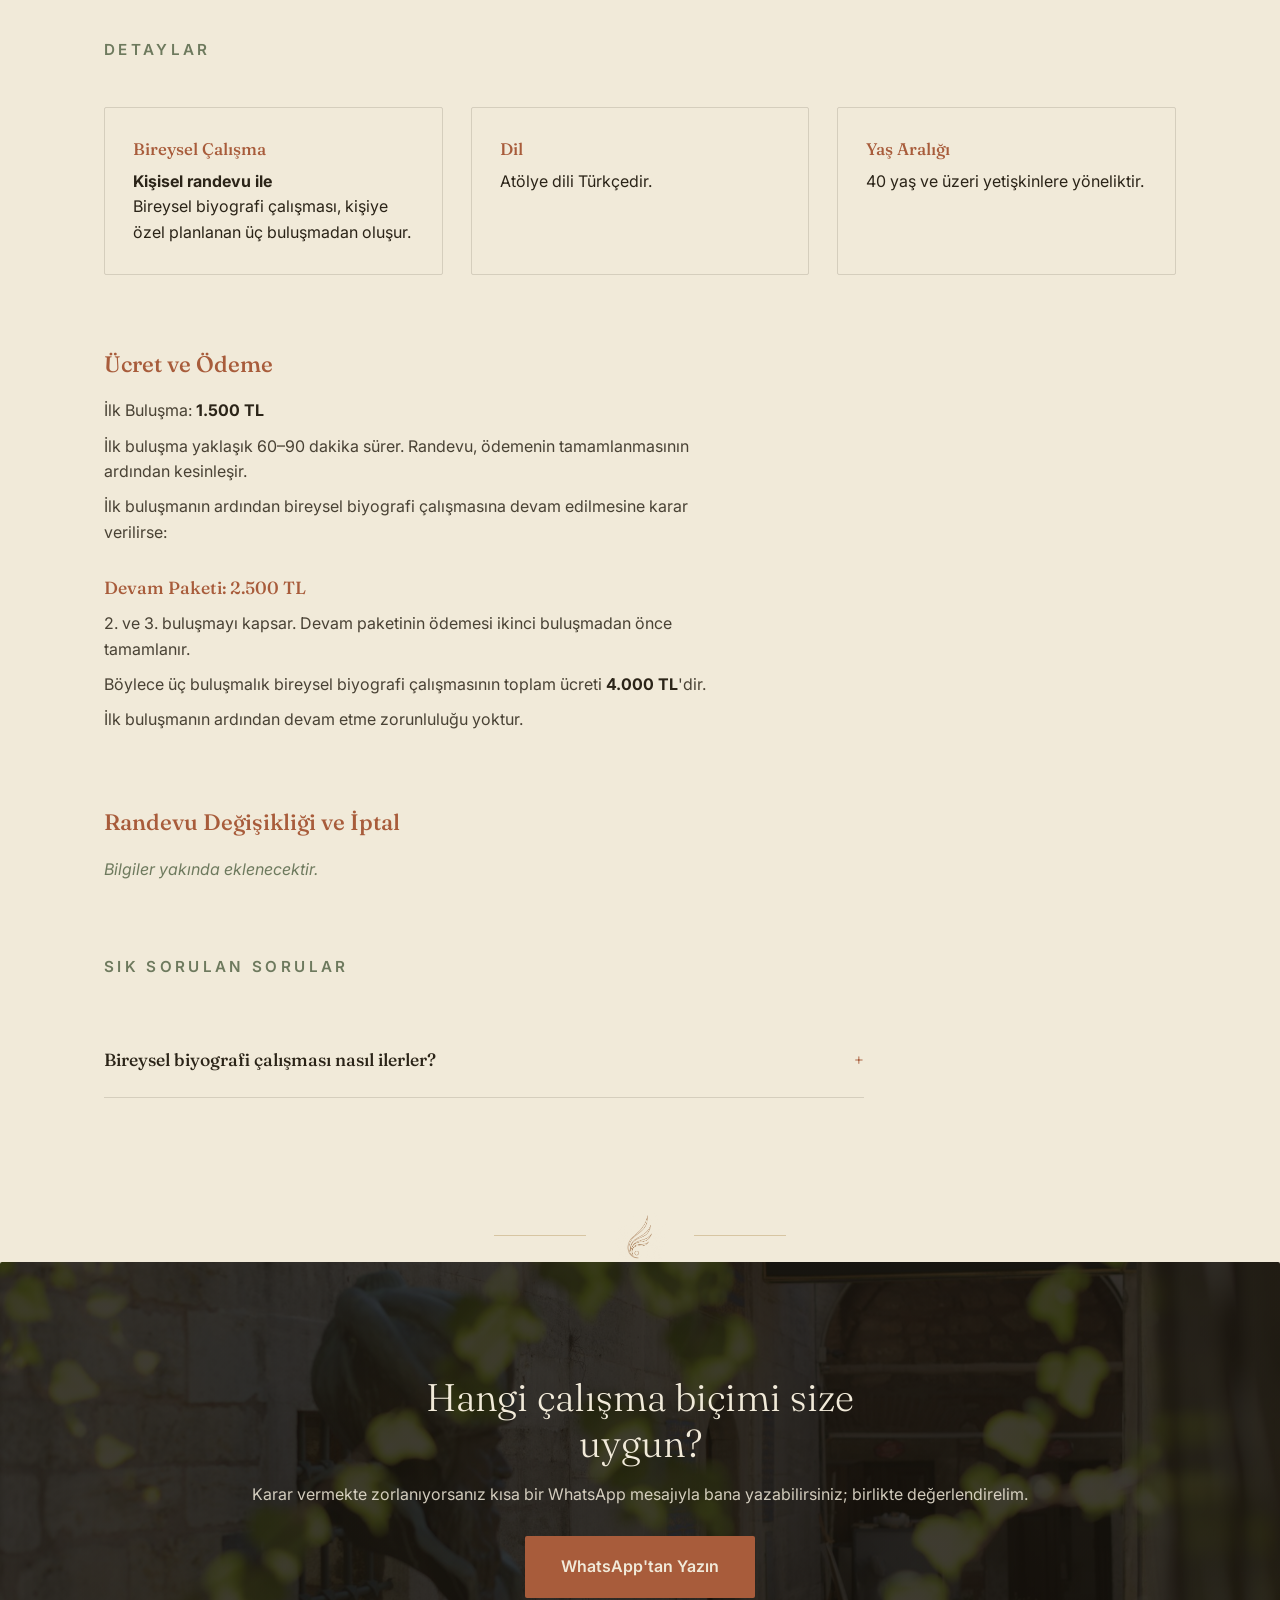
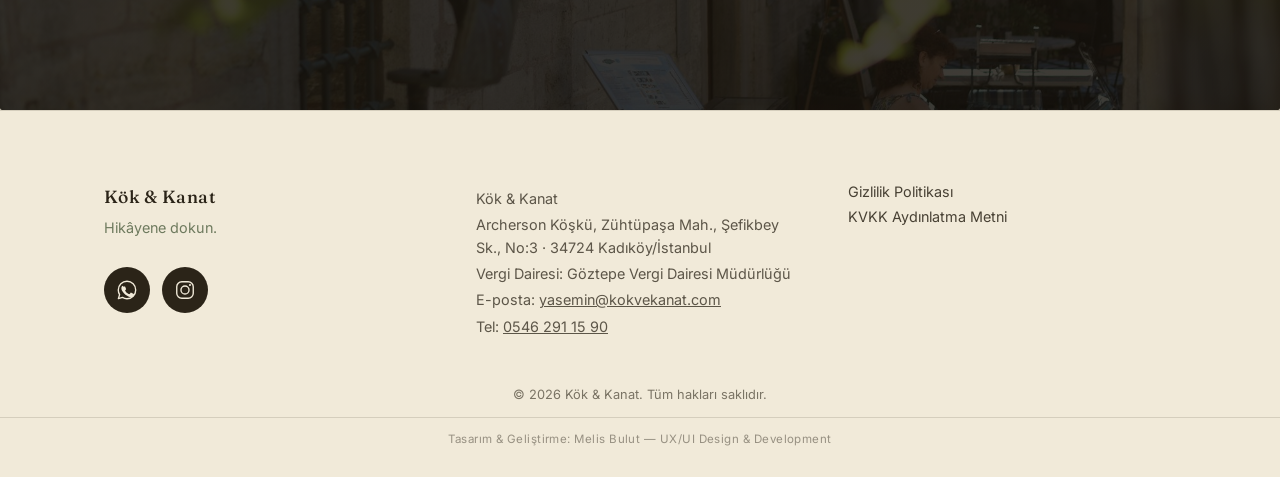
<file: calismalar-bireysel.html>
<!DOCTYPE html>
<html lang="tr">
<head>
<meta charset="UTF-8">
<meta name="viewport" content="width=device-width, initial-scale=1.0">
<title>Bireysel Biyografi Çalışması — Kök & Kanat</title>
<meta name="description" content="Kök & Kanat Bireysel Biyografi Çalışması: üç buluşmalık yolculuk, ücret ve ödeme bilgileri.">
<link rel="canonical" href="https://kokvekanat.com/calismalar-bireysel.html">

<!-- Open Graph -->
<meta property="og:title" content="Bireysel Biyografi Çalışması — Kök & Kanat">
<meta property="og:description" content="Üç buluşmalık yolculuk, ücret ve ödeme bilgileri.">
<meta property="og:type" content="website">
<meta property="og:url" content="https://kokvekanat.com/calismalar-bireysel.html">
<meta property="og:image" content="https://kokvekanat.com/kapanis-arka-plan.jpg">
<meta property="og:locale" content="tr_TR">

<!-- Twitter -->
<meta name="twitter:card" content="summary_large_image">
<meta name="twitter:title" content="Bireysel Biyografi Çalışması — Kök & Kanat">
<meta name="twitter:description" content="Üç buluşmalık yolculuk, ücret ve ödeme bilgileri.">
<meta name="twitter:image" content="https://kokvekanat.com/kapanis-arka-plan.jpg">

<!-- Favicon: real files for reliable Google Search / browser tab / iOS pickup -->
<link rel="icon" type="image/x-icon" href="favicon.ico">
<link rel="icon" type="image/png" sizes="32x32" href="favicon-32.png">
<link rel="icon" type="image/png" sizes="96x96" href="favicon-96.png">
<link rel="icon" type="image/png" sizes="192x192" href="favicon-192.png">
<link rel="apple-touch-icon" sizes="180x180" href="apple-touch-icon.png">

<link rel="preconnect" href="https://fonts.googleapis.com">
<link rel="preconnect" href="https://fonts.gstatic.com" crossorigin>
<link href="https://fonts.googleapis.com/css2?family=Fraunces:ital,opsz,wght@0,9..144,300;0,9..144,500;1,9..144,400&family=Inter:wght@400;500;600&display=swap" rel="stylesheet">

<link rel="stylesheet" href="styles.css">

<script type="application/ld+json">
{
  "@context": "https://schema.org",
  "@type": "Course",
  "name": "Kök & Kanat Bireysel Biyografi Çalışması",
  "description": "Üç bireysel buluşmadan oluşan, kişinin kendi biyografik sorusundan yola çıkan kişisel çalışma.",
  "url": "https://kokvekanat.com/calismalar-bireysel.html",
  "provider": {
    "@type": "Organization",
    "name": "Kök & Kanat",
    "sameAs": "https://kokvekanat.com/"
  },
  "offers": {
    "@type": "Offer",
    "price": "4000",
    "priceCurrency": "TRY",
    "url": "https://kokvekanat.com/calismalar-bireysel.html"
  }
}
</script>
</head>
<body data-title-en="Individual Biography Work — Kök &amp; Kanat">

<a class="skip-link" href="#ana-icerik">İçeriğe geç</a>

<header class="site-header" data-header>
  <div class="wrap header-inner">
    <a href="index.html" class="logo">
      <img src="logo-mark.png" alt="Kök &amp; Kanat" class="logo-mark">
      <span class="logo-text">Kök <span class="logo-amp">&amp;</span> Kanat</span>
    </a>
    <nav class="main-nav" aria-label="Ana menü">
      <div class="nav-dropdown" data-nav-dropdown>
        <button type="button" class="nav-dropdown-trigger is-active" data-nav-dropdown-trigger aria-expanded="false" aria-haspopup="true" data-i18n="nav.calismalar">Çalışmalar</button>
        <div class="nav-dropdown-panel" data-nav-dropdown-panel>
          <a href="calismalar-grup.html" data-i18n="calismalar.jump.grup">Grup Atölyesi</a>
          <a href="calismalar-bireysel.html" class="is-current" data-i18n="calismalar.jump.bireysel">Bireysel Biyografi Çalışması</a>
        </div>
      </div>
      <a href="index.html#yasemin" data-i18n="nav.yasemin">Hakkımda</a>
      <a href="index.html#faq" data-i18n="nav.faq">SSS</a>
      <div class="nav-social">
        <a href="#" class="social-btn social-btn--sm" data-wa="b" aria-label="WhatsApp">
          <svg viewBox="0 0 24 24" fill="none" aria-hidden="true">
            <path d="M12 2.5C6.75 2.5 2.5 6.75 2.5 12c0 1.85.53 3.58 1.44 5.04L2.6 21.4l4.48-1.3A9.45 9.45 0 0 0 12 21.5c5.25 0 9.5-4.25 9.5-9.5S17.25 2.5 12 2.5Z" stroke="currentColor" stroke-width="1.5" stroke-linejoin="round"/>
            <path d="M8.3 8.4c.15-.35.4-.35.65-.35h.5c.18 0 .4-.03.6.45.24.6.8 2 .87 2.15.08.15.13.32.02.5-.1.2-.16.32-.32.5-.16.17-.33.4-.47.53-.16.15-.32.32-.14.63.18.32.8 1.32 1.72 2.14 1.18 1.05 2.18 1.38 2.5 1.53.32.15.5.13.7-.08.2-.2.83-.97 1.05-1.3.22-.32.44-.27.72-.16.3.1 1.9.9 2.22 1.06.32.16.53.24.6.38.08.15.08.86-.2 1.68-.28.82-1.62 1.6-2.24 1.7-.6.1-1.3.15-2.1-.13-.5-.17-1.13-.4-1.95-.77-3.4-1.5-5.6-4.9-5.78-5.13-.16-.24-1.4-1.86-1.4-3.56 0-1.7.9-2.53 1.22-2.87Z" fill="currentColor"/>
          </svg>
        </a>
        <a href="https://www.instagram.com/kokvekanat.atolye" class="social-btn social-btn--sm" target="_blank" rel="noopener noreferrer" aria-label="Instagram">
          <svg viewBox="0 0 24 24" fill="none" aria-hidden="true">
            <rect x="3" y="3" width="18" height="18" rx="5.5" stroke="currentColor" stroke-width="1.5"/>
            <circle cx="12" cy="12" r="4.4" stroke="currentColor" stroke-width="1.5"/>
            <circle cx="17.4" cy="6.6" r="1.15" fill="currentColor"/>
          </svg>
        </a>
      </div>
    </nav>
    <div class="lang-switch" data-lang-switch role="group" aria-label="Dil / Language">
      <span class="lang-indicator" aria-hidden="true"></span>
      <button type="button" class="lang-btn is-active" data-lang="tr">TR</button>
      <button type="button" class="lang-btn" data-lang="en">EN</button>
    </div>
  </div>
</header>

<main id="ana-icerik">

  <!-- OFFER INTRO -->
  <section class="section intro" id="bireysel-biyografi" style="padding-top: var(--space-5);">
    <div class="wrap">
      <a class="back-link" href="index.html" data-i18n="calismalar.back">← Ana Sayfa</a>
      <p class="section-label"><span class="section-label-text" data-i18n="offer.bireysel.eyebrow">Bireysel Biyografi Çalışması</span></p>
      <h1 class="section-title" data-i18n="offer.bireysel.title">Üç bireysel buluşmadan oluşan, kişinin kendi biyografik sorusundan yola çıkan çalışma.</h1>
      <div class="offer-jump">
        <a class="btn-link" href="calismalar-grup.html" data-i18n="offer.bireysel.switchLink">Grup Atölyesi'ne bakın →</a>
      </div>
    </div>
  </section>

  <div class="ornament ornament-first" aria-hidden="true">
    <span class="ornament-line"></span>
    <img class="ornament-icon" src="logo-outline.png" alt="" loading="lazy">
    <span class="ornament-line"></span>
  </div>

  <!-- ÜÇ BULUŞMALIK YOLCULUK -->
  <section class="section journey">
    <div class="wrap">
      <p class="section-label"><span class="section-label-text" data-i18n="label.ucbulusma">Üç Buluşmalık Yolculuk</span></p>
      <ol class="stations">
        <li class="station">
          <span class="station-no">I</span>
          <div>
            <h3 data-i18n="meeting1.h">Neredeyim?</h3>
            <p class="station-sub" data-i18n="meeting1.sub">Bugün bulunduğunuz yere bakmak.</p>
            <p data-i18n="meeting1.p">Sizi bugün buraya getiren konuya ve yaşamınızda neye daha yakından bakmak istediğinize odaklanırız. Amaç hemen bir cevap ya da çözüm bulmak değil, sizin için önemli olan soruyu belirginleştirmektir.</p>
          </div>
        </li>
        <li class="station">
          <span class="station-no">II</span>
          <div>
            <h3 data-i18n="meeting2.h">Yaşamımda Bunun İzleri Nerede?</h3>
            <p class="station-sub" data-i18n="meeting2.sub">Bugünden geçmişe bakmak.</p>
            <p data-i18n="meeting2.p">Bugün sizi meşgul eden konunun yaşam öykünüzdeki izlerine bakarız. Geçmiş dönemler, dönüm noktaları, ilişkiler ve deneyimler üzerinden bugüne kadar nelerin devam ettiğini, nelerin değiştiğini fark etmeye çalışırız.</p>
          </div>
        </li>
        <li class="station">
          <span class="station-no">III</span>
          <div>
            <h3 data-i18n="meeting3.h">Buradan Nereye?</h3>
            <p class="station-sub" data-i18n="meeting3.sub">Bugünden geleceğe bakmak.</p>
            <p data-i18n="meeting3.p">İlk iki buluşmada fark ettiklerinizi bir araya getirir, önünüzdeki yaşam döneminde neye yer açmak ve yanınızda neleri taşımak istediğinize bakarsınız.</p>
          </div>
        </li>
      </ol>
      <p class="lead-p" style="margin-top: var(--space-3); max-width: 60ch;" data-i18n="offer.bireysel.note">Her yaşam hikâyesi farklıdır. Bu nedenle kullanılan sorular ve çalışmalar kişinin getirdiği konuya ve kendi yaşam öyküsüne göre şekillenir.</p>
    </div>
  </section>

  <div class="ornament" aria-hidden="true">
    <span class="ornament-line"></span>
    <img class="ornament-icon" src="logo-outline.png" alt="" loading="lazy">
    <span class="ornament-line"></span>
  </div>

  <!-- DETAILS -->
  <section class="section details">
    <div class="wrap">
      <p class="section-label"><span class="section-label-text" data-i18n="label.detaylar">Detaylar</span></p>
      <div class="details-grid">
        <div class="detail-item">
          <h3 data-i18n="detail.bireysel.h">Bireysel Çalışma</h3>
          <p data-i18n="detail.bireysel.p"><strong>Kişisel randevu ile</strong><br>Bireysel biyografi çalışması, kişiye özel planlanan üç buluşmadan oluşur.</p>
        </div>
        <div class="detail-item">
          <h3 data-i18n="detail.dil.h">Dil</h3>
          <p data-i18n="detail.dil.p">Atölye dili Türkçedir.</p>
        </div>
        <div class="detail-item">
          <h3 data-i18n="detail.yas.h">Yaş Aralığı</h3>
          <p data-i18n="detail.yas.p">40 yaş ve üzeri yetişkinlere yöneliktir.</p>
        </div>
      </div>

      <!-- Ücret ve Ödeme -->
      <h3 class="offer-subhead" data-i18n="offer.bireysel.ucret.h">Ücret ve Ödeme</h3>
      <div class="info-block">
        <p data-i18n="offer.bireysel.ilk.p1">İlk Buluşma: <strong>1.500 TL</strong></p>
        <p data-i18n="offer.bireysel.ilk.p2">İlk buluşma yaklaşık 60–90 dakika sürer. Randevu, ödemenin tamamlanmasının ardından kesinleşir.</p>
        <p data-i18n="offer.bireysel.devam.intro">İlk buluşmanın ardından bireysel biyografi çalışmasına devam edilmesine karar verilirse:</p>
        <h4 data-i18n="offer.bireysel.devam.h">Devam Paketi: 2.500 TL</h4>
        <p data-i18n="offer.bireysel.devam.p">2. ve 3. buluşmayı kapsar. Devam paketinin ödemesi ikinci buluşmadan önce tamamlanır.</p>
        <p data-i18n="offer.bireysel.toplam.p">Böylece üç buluşmalık bireysel biyografi çalışmasının toplam ücreti <strong>4.000 TL</strong>'dir.</p>
        <p data-i18n="offer.bireysel.devamsiz.p">İlk buluşmanın ardından devam etme zorunluluğu yoktur.</p>
      </div>

      <!-- Randevu Değişikliği ve İptal -->
      <h3 class="offer-subhead" data-i18n="offer.bireysel.iptal.h">Randevu Değişikliği ve İptal</h3>
      <p class="tbd-note" data-i18n="offer.bireysel.iptal.tbd">Bilgiler yakında eklenecektir.</p>

      <!-- FAQ specific to this offering -->
      <p class="section-label" style="margin-top: var(--space-5);"><span class="section-label-text" data-i18n="label.faq">Sık Sorulan Sorular</span></p>
      <div class="faq-list">
        <details class="faq-item">
          <summary data-i18n="faq5.q">Bireysel biyografi çalışması nasıl ilerler?</summary>
          <p data-i18n="faq5.a">Bireysel biyografi çalışması <strong>üç buluşmadan</strong> oluşur. Her buluşma yaklaşık <strong>60–90 dakika</strong> sürer.<br><br>İlk buluşmada bugün nerede olduğunuza ve neye bakmak istediğinize, ikinci buluşmada bu konunun yaşam öykünüzdeki izlerine, üçüncü buluşmada ise fark ettiklerinizden yola çıkarak bundan sonrasına bakılır.<br><br>İlk buluşmanın ardından çalışmaya devam etme zorunluluğu yoktur.</p>
        </details>
      </div>
    </div>
  </section>

  <div class="ornament" aria-hidden="true">
    <span class="ornament-line"></span>
    <img class="ornament-icon" src="logo-outline.png" alt="" loading="lazy">
    <span class="ornament-line"></span>
  </div>

  <!-- FINAL CTA -->
  <section class="section final-cta">
    <div class="wrap">
      <h2 class="section-title" data-i18n="offerscta.title">Hangi çalışma biçimi size uygun?</h2>
      <p data-i18n="offerscta.p">Karar vermekte zorlanıyorsanız kısa bir WhatsApp mesajıyla bana yazabilirsiniz; birlikte değerlendirelim.</p>
      <a class="btn btn-primary btn-large" data-wa="a" href="#" data-i18n="cta.write">WhatsApp'tan Yazın</a>
    </div>
  </section>

</main>

<footer class="site-footer">
  <div class="wrap footer-grid">
    <div>
      <p class="logo footer-logo">Kök &amp; Kanat</p>
      <p class="footer-note" data-i18n="footer.tagline">Hikâyene dokun.</p>
      <div class="footer-social">
        <a href="#" class="social-btn" data-wa="b" aria-label="WhatsApp">
          <svg viewBox="0 0 24 24" fill="none" aria-hidden="true">
            <path d="M12 2.5C6.75 2.5 2.5 6.75 2.5 12c0 1.85.53 3.58 1.44 5.04L2.6 21.4l4.48-1.3A9.45 9.45 0 0 0 12 21.5c5.25 0 9.5-4.25 9.5-9.5S17.25 2.5 12 2.5Z" stroke="currentColor" stroke-width="1.5" stroke-linejoin="round"/>
            <path d="M8.3 8.4c.15-.35.4-.35.65-.35h.5c.18 0 .4-.03.6.45.24.6.8 2 .87 2.15.08.15.13.32.02.5-.1.2-.16.32-.32.5-.16.17-.33.4-.47.53-.16.15-.32.32-.14.63.18.32.8 1.32 1.72 2.14 1.18 1.05 2.18 1.38 2.5 1.53.32.15.5.13.7-.08.2-.2.83-.97 1.05-1.3.22-.32.44-.27.72-.16.3.1 1.9.9 2.22 1.06.32.16.53.24.6.38.08.15.08.86-.2 1.68-.28.82-1.62 1.6-2.24 1.7-.6.1-1.3.15-2.1-.13-.5-.17-1.13-.4-1.95-.77-3.4-1.5-5.6-4.9-5.78-5.13-.16-.24-1.4-1.86-1.4-3.56 0-1.7.9-2.53 1.22-2.87Z" fill="currentColor"/>
          </svg>
        </a>
        <a href="https://www.instagram.com/kokvekanat.atolye" class="social-btn" target="_blank" rel="noopener noreferrer" aria-label="Instagram">
          <svg viewBox="0 0 24 24" fill="none" aria-hidden="true">
            <rect x="3" y="3" width="18" height="18" rx="5.5" stroke="currentColor" stroke-width="1.5"/>
            <circle cx="12" cy="12" r="4.4" stroke="currentColor" stroke-width="1.5"/>
            <circle cx="17.4" cy="6.6" r="1.15" fill="currentColor"/>
          </svg>
        </a>
      </div>
    </div>
    <div class="footer-legal">
      <p>Kök &amp; Kanat</p>
      <p>Archerson Köşkü, Zühtüpaşa Mah., Şefikbey Sk., No:3 · 34724 Kadıköy/İstanbul</p>
      <p data-i18n="footer.taxLine">Vergi Dairesi: Göztepe Vergi Dairesi Müdürlüğü</p>
      <p><span data-i18n="footer.email">E-posta</span>: <a href="mailto:yasemin@kokvekanat.com">yasemin@kokvekanat.com</a></p>
      <p><span data-i18n="footer.tel">Tel</span>: <a href="tel:+905462911590">0546 291 15 90</a></p>
    </div>
    <div class="footer-links">
      <button type="button" class="footer-link-btn" data-open-modal="privacy" data-i18n="footer.privacy">Gizlilik Politikası</button>
      <button type="button" class="footer-link-btn" data-open-modal="kvkk" data-i18n="footer.kvkk">KVKK Aydınlatma Metni</button>
    </div>
  </div>
  <p class="footer-copy">© 2026 Kök &amp; Kanat. <span data-i18n="footer.rights">Tüm hakları saklıdır.</span></p>
  <p class="site-credit">Tasarım &amp; Geliştirme: Melis Bulut — UX/UI Design &amp; Development</p>
</footer>

<a class="mobile-sticky-cta" data-wa="a" href="#" data-i18n="cta.write">WhatsApp'tan Yazın</a>

<!-- Fixed hamburger menu — position:fixed, independent of the header, always on screen -->
<button type="button" class="fixed-menu-toggle" data-fixed-menu-toggle aria-expanded="false" aria-controls="fixed-menu-panel" aria-label="Menüyü aç">
  <span></span><span></span><span></span>
</button>
<nav id="fixed-menu-panel" class="fixed-menu-panel" data-fixed-menu-panel aria-label="Sabit menü">
  <div class="nav-dropdown nav-dropdown--mobile" data-nav-dropdown>
    <button type="button" class="nav-dropdown-trigger is-active" data-nav-dropdown-trigger aria-expanded="false" aria-haspopup="true" data-i18n="nav.calismalar">Çalışmalar</button>
    <div class="nav-dropdown-panel" data-nav-dropdown-panel>
      <a href="calismalar-grup.html" data-i18n="calismalar.jump.grup">Grup Atölyesi</a>
      <a href="calismalar-bireysel.html" class="is-current" data-i18n="calismalar.jump.bireysel">Bireysel Biyografi Çalışması</a>
    </div>
  </div>
  <a href="index.html#yasemin" data-i18n="nav.yasemin">Hakkımda</a>
  <a href="index.html#faq" data-i18n="nav.faq">SSS</a>
  <div class="nav-social">
    <a href="#" class="social-btn social-btn--sm" data-wa="b" aria-label="WhatsApp">
      <svg viewBox="0 0 24 24" fill="none" aria-hidden="true">
        <path d="M12 2.5C6.75 2.5 2.5 6.75 2.5 12c0 1.85.53 3.58 1.44 5.04L2.6 21.4l4.48-1.3A9.45 9.45 0 0 0 12 21.5c5.25 0 9.5-4.25 9.5-9.5S17.25 2.5 12 2.5Z" stroke="currentColor" stroke-width="1.5" stroke-linejoin="round"/>
        <path d="M8.3 8.4c.15-.35.4-.35.65-.35h.5c.18 0 .4-.03.6.45.24.6.8 2 .87 2.15.08.15.13.32.02.5-.1.2-.16.32-.32.5-.16.17-.33.4-.47.53-.16.15-.32.32-.14.63.18.32.8 1.32 1.72 2.14 1.18 1.05 2.18 1.38 2.5 1.53.32.15.5.13.7-.08.2-.2.83-.97 1.05-1.3.22-.32.44-.27.72-.16.3.1 1.9.9 2.22 1.06.32.16.53.24.6.38.08.15.08.86-.2 1.68-.28.82-1.62 1.6-2.24 1.7-.6.1-1.3.15-2.1-.13-.5-.17-1.13-.4-1.95-.77-3.4-1.5-5.6-4.9-5.78-5.13-.16-.24-1.4-1.86-1.4-3.56 0-1.7.9-2.53 1.22-2.87Z" fill="currentColor"/>
      </svg>
    </a>
    <a href="https://www.instagram.com/kokvekanat.atolye" class="social-btn social-btn--sm" target="_blank" rel="noopener noreferrer" aria-label="Instagram">
      <svg viewBox="0 0 24 24" fill="none" aria-hidden="true">
        <rect x="3" y="3" width="18" height="18" rx="5.5" stroke="currentColor" stroke-width="1.5"/>
        <circle cx="12" cy="12" r="4.4" stroke="currentColor" stroke-width="1.5"/>
        <circle cx="17.4" cy="6.6" r="1.15" fill="currentColor"/>
      </svg>
    </a>
  </div>
  <div class="lang-switch" data-lang-switch role="group" aria-label="Dil / Language">
    <span class="lang-indicator" aria-hidden="true"></span>
    <button type="button" class="lang-btn is-active" data-lang="tr">TR</button>
    <button type="button" class="lang-btn" data-lang="en">EN</button>
  </div>
</nav>

<!-- Legal document modals: kept Turkish-only, as these are legally binding texts -->
<div class="modal-overlay" id="modal-privacy" data-modal-overlay aria-hidden="true">
  <div class="modal-panel" role="dialog" aria-modal="true" aria-labelledby="modal-privacy-title">
    <button type="button" class="modal-close" data-close-modal aria-label="Kapat">×</button>
    <div class="modal-body">
      <h3 id="modal-privacy-title">GİZLİLİK POLİTİKASI</h3>
      <p class="modal-updated">Son güncelleme: Ağustos 2026</p>

      <p>Kök &amp; Kanat olarak internet sitemizi ziyaret eden kişilerin gizliliğine önem veriyoruz. Bu Gizlilik Politikası, www.kokvekanat.com internet sitesinin kullanımı sırasında kişisel verilerin hangi durumlarda işlenebileceği ve bu verilerin nasıl korunduğu hakkında bilgi vermek amacıyla hazırlanmıştır.</p>

      <h4>1. Veri Sorumlusu</h4>
      <p>6698 sayılı Kişisel Verilerin Korunması Kanunu ("KVKK") kapsamında kişisel verileriniz, veri sorumlusu sıfatıyla aşağıdaki işletme tarafından işlenebilir:</p>
      <p><strong>Kök &amp; Kanat</strong><br>
      Veri Sorumlusu: Yasemin Bulut<br>
      Marka / Faaliyet Adı: Kök &amp; Kanat<br>
      Adres: Zühtüpaşa Mah., Şefikbey Sk., Archerson Köşkü No: 3, İçkapı No: 301, Kadıköy-İstanbul<br>
      E-posta: yasemin@kokvekanat.com<br>
      Telefon: 0546 291 15 90</p>

      <h4>2. İnternet Sitesi Üzerinden Veri Toplanması</h4>
      <p>Kök &amp; Kanat internet sitesinde ziyaretçilerin doğrudan kişisel bilgilerini girdiği bir üyelik veya kayıt sistemi bulunmamaktadır.</p>
      <p>Ziyaretçiler, internet sitesinde yer alan iletişim bilgileri veya bağlantılar aracılığıyla Kök &amp; Kanat ile kendi tercihleri doğrultusunda WhatsApp, telefon veya e-posta üzerinden iletişime geçebilir.</p>
      <p>Bu durumda kişinin kendisi tarafından paylaşılan ad-soyad, telefon numarası, e-posta adresi, iletişim içeriği ve atölye katılımıyla ilgili gerekli bilgiler, iletişimin yürütülmesi ve talebin karşılanması amacıyla işlenebilir.</p>

      <h4>3. Kişisel Verilerin İşlenme Amaçları</h4>
      <p>Kişisel verileriniz, gerekli olduğu ölçüde;</p>
      <ul>
        <li>sorularınızı ve bilgi taleplerinizi yanıtlamak,</li>
        <li>Kök &amp; Kanat atölyeleri hakkında bilgi vermek,</li>
        <li>atölye başvuru ve katılım süreçlerini yürütmek,</li>
        <li>katılımcılarla gerekli iletişimi sağlamak,</li>
        <li>talep ve şikâyetleri değerlendirmek,</li>
        <li>yasal ve mali yükümlülükleri yerine getirmek</li>
      </ul>
      <p>amaçlarıyla işlenebilir. Kişisel veriler, bu amaçlarla bağlantılı, sınırlı ve ölçülü şekilde kullanılmaya özen gösterilerek işlenir.</p>

      <h4>4. WhatsApp ve E-posta Üzerinden İletişim</h4>
      <p>WhatsApp veya e-posta hizmetleri üzerinden gerçekleştirilen iletişimlerde, ilgili hizmet sağlayıcıların kendi gizlilik politikaları ve veri işleme koşulları da uygulanabilir.</p>

      <h4>5. Çerezler ve Teknik Veriler</h4>
      <p>İnternet sitesi, sitenin teknik olarak çalışması için gerekli teknolojileri kullanabilir. Ayrıca sitenin barındırıldığı altyapı veya kullanılan üçüncü taraf hizmetler tarafından IP adresi, tarayıcı türü, cihaz bilgisi ve ziyaret zamanı gibi sınırlı teknik veriler işlenebilir.</p>
      <p>Analitik, reklam veya pazarlama amaçlı çerezler kullanılması halinde bu politika ve gerektiğinde çerez bilgilendirmesi buna uygun olarak güncellenecektir.</p>

      <h4>6. Kişisel Verilerin Paylaşılması</h4>
      <p>Kişisel verileriniz, kural olarak üçüncü kişilerle paylaşılmaz.</p>
      <p>Ancak hizmetin yürütülmesi, teknik altyapının sağlanması, muhasebe ve yasal yükümlülüklerin yerine getirilmesi amacıyla gerekli olduğu ölçüde yetkili hizmet sağlayıcılar, mali müşavir veya kanunen yetkili kamu kurum ve kuruluşlarıyla paylaşılması söz konusu olabilir.</p>

      <h4>7. Verilerin Saklanması</h4>
      <p>Kişisel veriler, işlenme amacı için gerekli olan süre boyunca veya ilgili mevzuatta öngörülen yasal saklama süreleri boyunca muhafaza edilir.</p>
      <p>Saklanmasını gerektiren hukuki bir sebep kalmadığında kişisel veriler mevzuata uygun şekilde silinir, yok edilir veya anonim hale getirilir.</p>

      <h4>8. Kişisel Verilerin Korunması</h4>
      <p>Kök &amp; Kanat, kişisel verilerin hukuka aykırı olarak işlenmesini veya erişilmesini önlemek ve kişisel verilerin güvenli şekilde muhafaza edilmesini sağlamak amacıyla uygun teknik ve idari tedbirleri almaya özen gösterir.</p>

      <h4>9. Haklarınız</h4>
      <p>Kişisel verilerinizle ilgili haklarınız ve bu hakların nasıl kullanılabileceği konusunda ayrıntılı bilgi için internet sitemizde yer alan KVKK Aydınlatma Metnini inceleyebilirsiniz.</p>

      <h4>10. Değişiklikler</h4>
      <p>Bu Gizlilik Politikası, internet sitesinde kullanılan hizmetlerin veya ilgili mevzuatın değişmesi halinde güncellenebilir. Güncel metin www.kokvekanat.com üzerinden yayımlanır.</p>

      <h4>11. İletişim</h4>
      <p>Gizlilik ve kişisel verilerinizle ilgili sorularınız için bizimle iletişime geçebilirsiniz:</p>
      <p><strong>Kök &amp; Kanat</strong><br>
      E-posta: yasemin@kokvekanat.com<br>
      Telefon: 0546 291 15 90</p>

      <p class="modal-updated">© 2026 Kök &amp; Kanat. Tüm hakları saklıdır.</p>
    </div>
  </div>
</div>

<div class="modal-overlay" id="modal-kvkk" data-modal-overlay aria-hidden="true">
  <div class="modal-panel" role="dialog" aria-modal="true" aria-labelledby="modal-kvkk-title">
    <button type="button" class="modal-close" data-close-modal aria-label="Kapat">×</button>
    <div class="modal-body">
      <h3 id="modal-kvkk-title">KVKK AYDINLATMA METNİ</h3>
      <p class="modal-updated">Son güncelleme: Ağustos 2026</p>

      <p>Kök &amp; Kanat olarak kişisel verilerinizin korunmasına önem veriyoruz. İşbu Aydınlatma Metni, 6698 sayılı Kişisel Verilerin Korunması Kanunu ("KVKK") kapsamında kişisel verilerinizin işlenmesine ilişkin olarak sizleri bilgilendirmek amacıyla hazırlanmıştır.</p>

      <h4>1. Veri Sorumlusu</h4>
      <p>6698 sayılı KVKK kapsamında kişisel verileriniz aşağıda bilgileri bulunan veri sorumlusu tarafından işlenebilir:</p>
      <p><strong>Kök &amp; Kanat</strong><br>
      Veri Sorumlusu: Yasemin Bulut<br>
      Marka / Faaliyet Adı: Kök &amp; Kanat<br>
      Adres: Zühtüpaşa Mah., Şefikbey Sk., Archerson Köşkü No: 3, İçkapı No: 301, Kadıköy-İstanbul<br>
      E-posta: yasemin@kokvekanat.com<br>
      Telefon: 0546 291 15 90</p>

      <h4>2. İşlenebilecek Kişisel Veriler</h4>
      <p>Kök &amp; Kanat ile iletişime geçmeniz veya atölye hakkında bilgi talep etmeniz halinde, paylaşımınıza ve ilişkinin niteliğine bağlı olarak aşağıdaki kişisel verileriniz işlenebilir:</p>
      <ul>
        <li>ad ve soyad,</li>
        <li>telefon numarası,</li>
        <li>e-posta adresi,</li>
        <li>iletişim ve yazışma bilgileri,</li>
        <li>atölye başvuru ve katılımına ilişkin bilgiler,</li>
        <li>ödeme ve faturalandırma sürecinin yürütülmesi halinde gerekli mali bilgiler,</li>
        <li>tarafınızca kendi isteğinizle iletilen diğer bilgiler.</li>
      </ul>
      <p>İnternet sitesinde doğrudan kişisel veri girişi yapılan bir üyelik veya kayıt sistemi bulunmamaktadır.</p>

      <h4>3. Kişisel Verilerin İşlenme Amaçları</h4>
      <p>Kişisel verileriniz;</p>
      <ul>
        <li>Kök &amp; Kanat hakkında bilgi taleplerinin karşılanması,</li>
        <li>atölyeler hakkında bilgilendirme yapılması,</li>
        <li>başvuru ve katılım süreçlerinin yürütülmesi,</li>
        <li>katılımcılarla iletişim kurulması,</li>
        <li>organizasyon süreçlerinin yürütülmesi,</li>
        <li>ödeme, muhasebe ve faturalandırma işlemlerinin gerçekleştirilmesi,</li>
        <li>talep ve şikâyetlerin değerlendirilmesi,</li>
        <li>hukuki ve mali yükümlülüklerin yerine getirilmesi</li>
      </ul>
      <p>amaçlarıyla işlenebilir.</p>

      <h4>4. Kişisel Verilerin Toplanma Yöntemi ve Hukuki Sebebi</h4>
      <p>Kişisel verileriniz; internet sitesinde bulunan iletişim bağlantıları, WhatsApp, telefon, e-posta ve doğrudan iletişim yoluyla elektronik veya fiziki ortamda elde edilebilir.</p>
      <p>Kişisel verileriniz, KVKK'nın 5. maddesinde belirtilen hukuki sebepler kapsamında; özellikle bir sözleşmenin kurulması veya ifasıyla doğrudan doğruya ilgili olması, veri sorumlusunun hukuki yükümlülüğünü yerine getirebilmesi, bir hakkın tesisi, kullanılması veya korunması için veri işlemenin zorunlu olması ve ilgili kişinin temel hak ve özgürlüklerine zarar vermemek kaydıyla veri sorumlusunun meşru menfaatleri için veri işlenmesinin zorunlu olması hukuki sebeplerine dayanılarak işlenebilir.</p>
      <p>Açık rıza gerektiren bir veri işleme faaliyetinin söz konusu olması halinde ayrıca açık rızanız alınır.</p>

      <h4>5. Kişisel Verilerin Aktarılması</h4>
      <p>Kişisel verileriniz, işleme amaçlarının gerektirdiği ölçüde ve ilgili mevzuata uygun olarak;</p>
      <ul>
        <li>mali müşavir ve muhasebe hizmeti sağlayıcılarına,</li>
        <li>teknik ve iletişim hizmeti sağlayıcılarına,</li>
        <li>gerekli olması halinde hizmet alınan diğer yetkili kişi veya kuruluşlara,</li>
        <li>kanunen yetkili kamu kurum ve kuruluşlarına</li>
      </ul>
      <p>aktarılabilir. Kişisel verilerin üçüncü kişilere aktarılmasında KVKK ve ilgili mevzuatta öngörülen şartlara uygun hareket edilir.</p>

      <h4>6. Kişisel Verilerin Saklanması</h4>
      <p>Kişisel verileriniz, işlenme amaçlarının gerektirdiği süre boyunca ve ilgili mevzuatta öngörülen yasal saklama süreleri çerçevesinde muhafaza edilir.</p>
      <p>İşlenmesini gerektiren sebeplerin ortadan kalkması ve saklanmasını gerektiren başka bir hukuki yükümlülük bulunmaması halinde kişisel veriler mevzuata uygun şekilde silinir, yok edilir veya anonim hale getirilir.</p>

      <h4>7. KVKK Kapsamındaki Haklarınız</h4>
      <p>KVKK'nın 11. maddesi kapsamında kişisel verilerinize ilişkin olarak;</p>
      <ul>
        <li>kişisel verilerinizin işlenip işlenmediğini öğrenme,</li>
        <li>işlenmişse buna ilişkin bilgi talep etme,</li>
        <li>işlenme amacını ve amacına uygun kullanılıp kullanılmadığını öğrenme,</li>
        <li>yurt içinde veya yurt dışında kişisel verilerin aktarıldığı üçüncü kişileri bilme,</li>
        <li>eksik veya yanlış işlenmiş olması halinde düzeltilmesini isteme,</li>
        <li>KVKK'da öngörülen şartlar çerçevesinde kişisel verilerin silinmesini veya yok edilmesini isteme,</li>
        <li>düzeltme, silme veya yok etme işlemlerinin kişisel verilerin aktarıldığı üçüncü kişilere bildirilmesini isteme,</li>
        <li>münhasıran otomatik sistemler aracılığıyla analiz edilmesi nedeniyle aleyhinize bir sonucun ortaya çıkmasına itiraz etme,</li>
        <li>kişisel verilerin kanuna aykırı olarak işlenmesi sebebiyle zarara uğramanız halinde zararın giderilmesini talep etme</li>
      </ul>
      <p>haklarına sahipsiniz.</p>

      <h4>8. Başvuru</h4>
      <p>KVKK kapsamındaki taleplerinizi, kimliğinizi ve talebinizi açıkça belirterek yasemin@kokvekanat.com adresine veya yukarıda belirtilen veri sorumlusu adresine iletebilirsiniz. Başvurular, ilgili mevzuatta belirtilen usul ve süreler çerçevesinde değerlendirilir.</p>

      <p><strong>Kök &amp; Kanat</strong><br>
      Veri Sorumlusu: Yasemin Bulut<br>
      Marka / Faaliyet Adı: Kök &amp; Kanat<br>
      Adres: Zühtüpaşa Mah., Şefikbey Sk., Archerson Köşkü No: 3, İçkapı No: 301, Kadıköy/İstanbul<br>
      Telefon: 0546 291 15 90</p>

      <p class="modal-updated">© 2026 Kök &amp; Kanat. Tüm hakları saklıdır.</p>
    </div>
  </div>
</div>

<script src="script.js" defer></script>
</body>
</html>
</file>
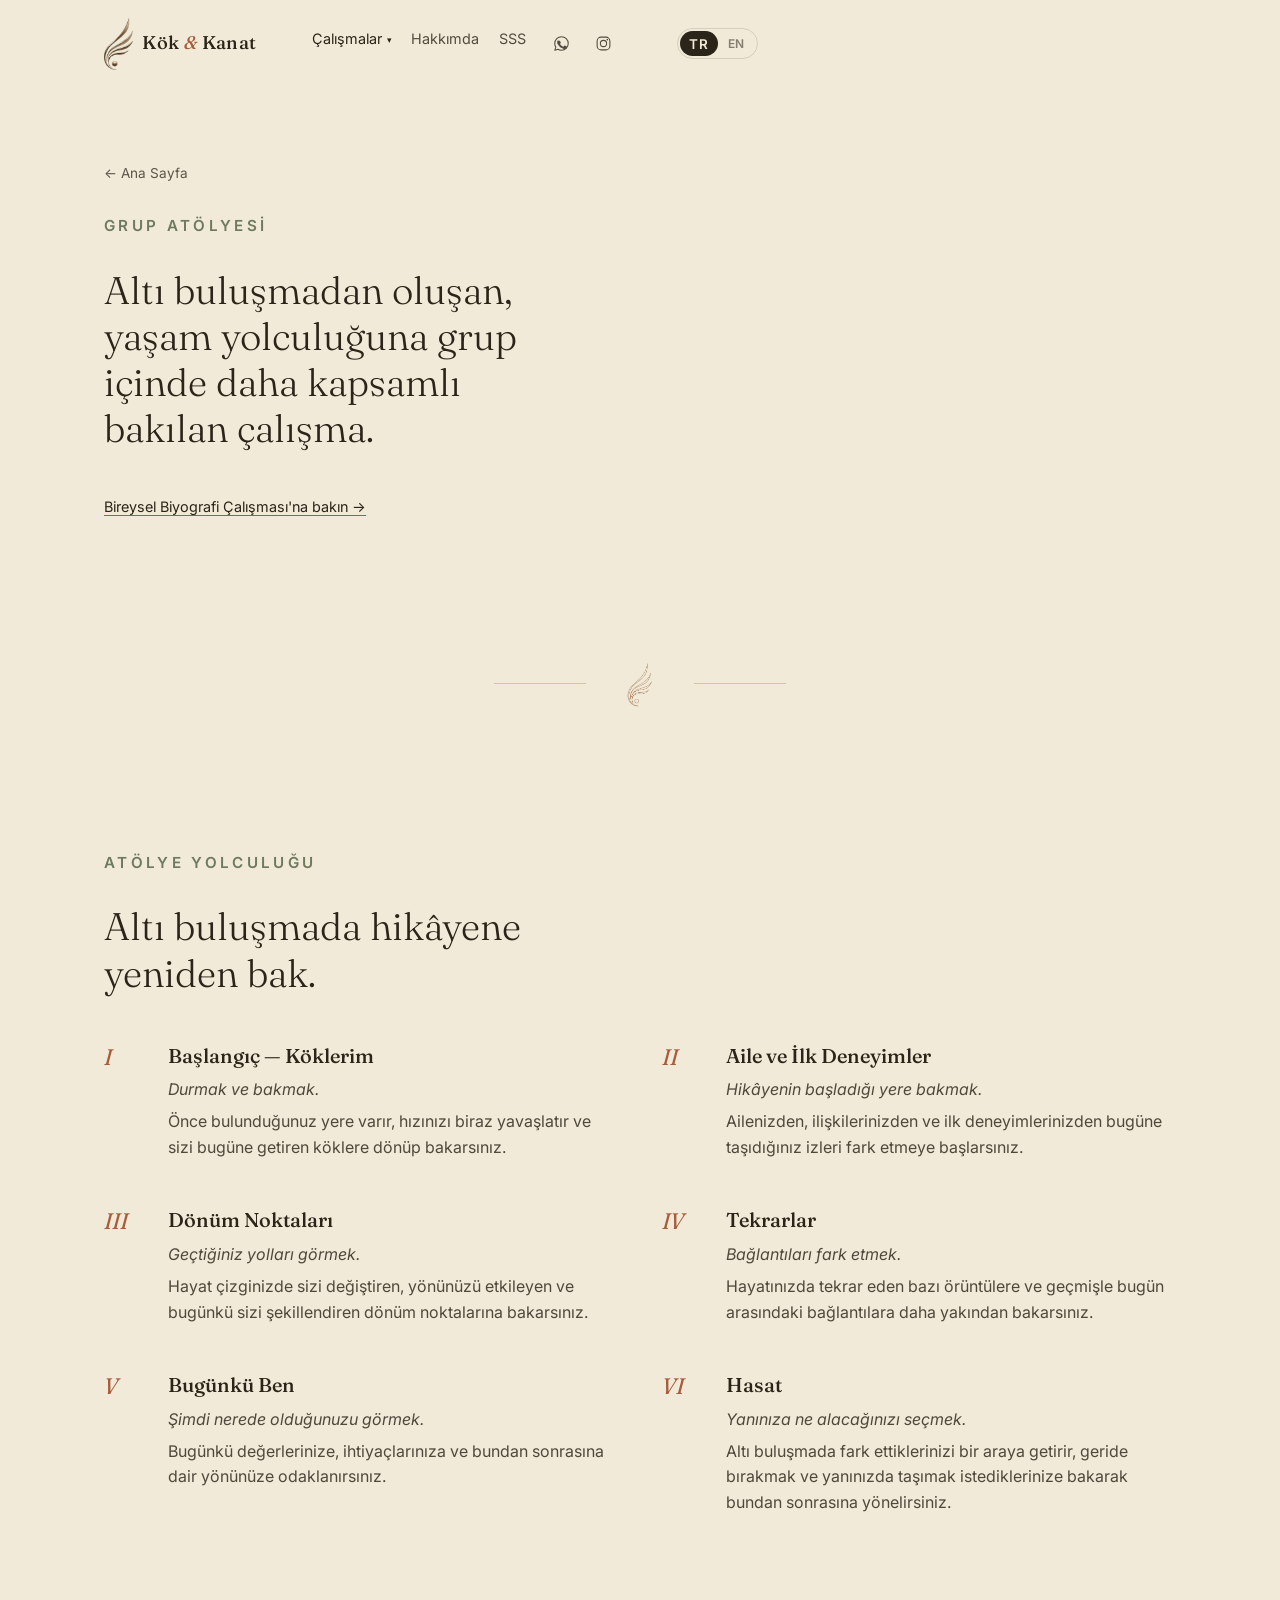
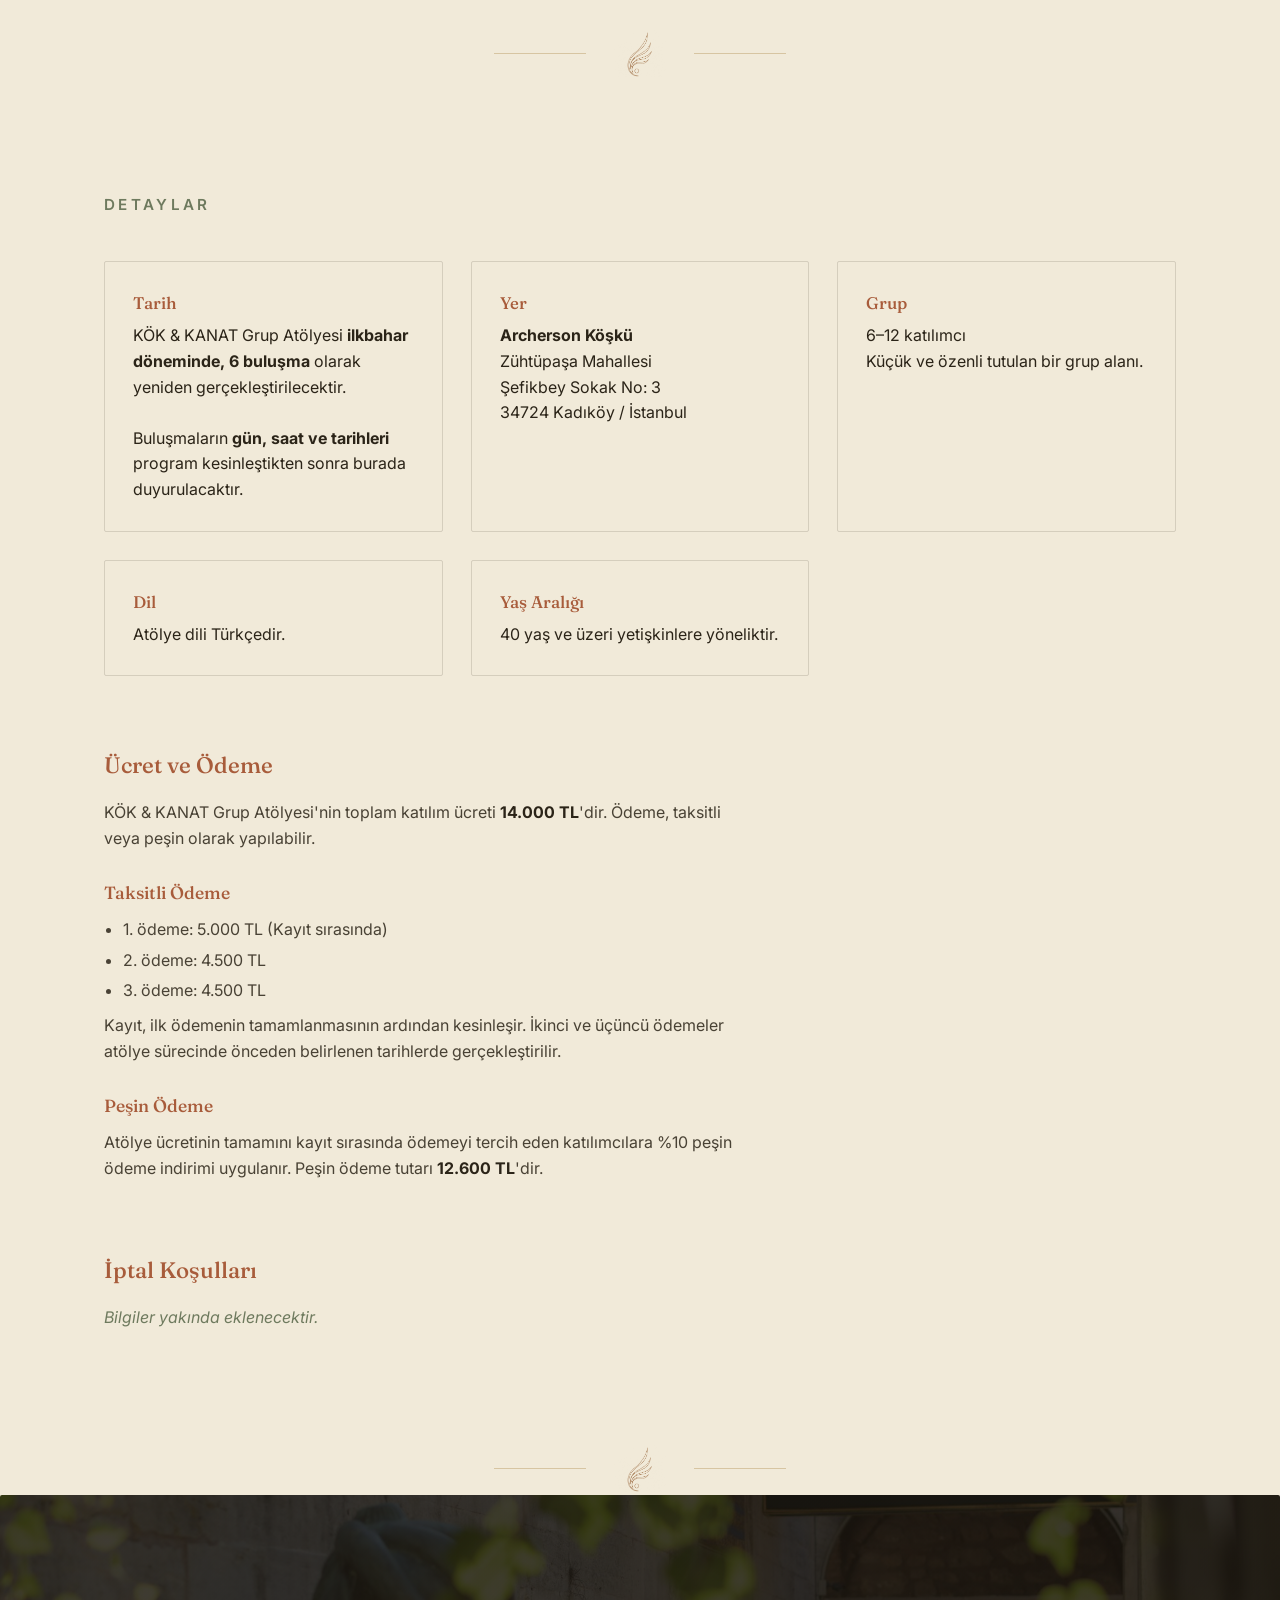
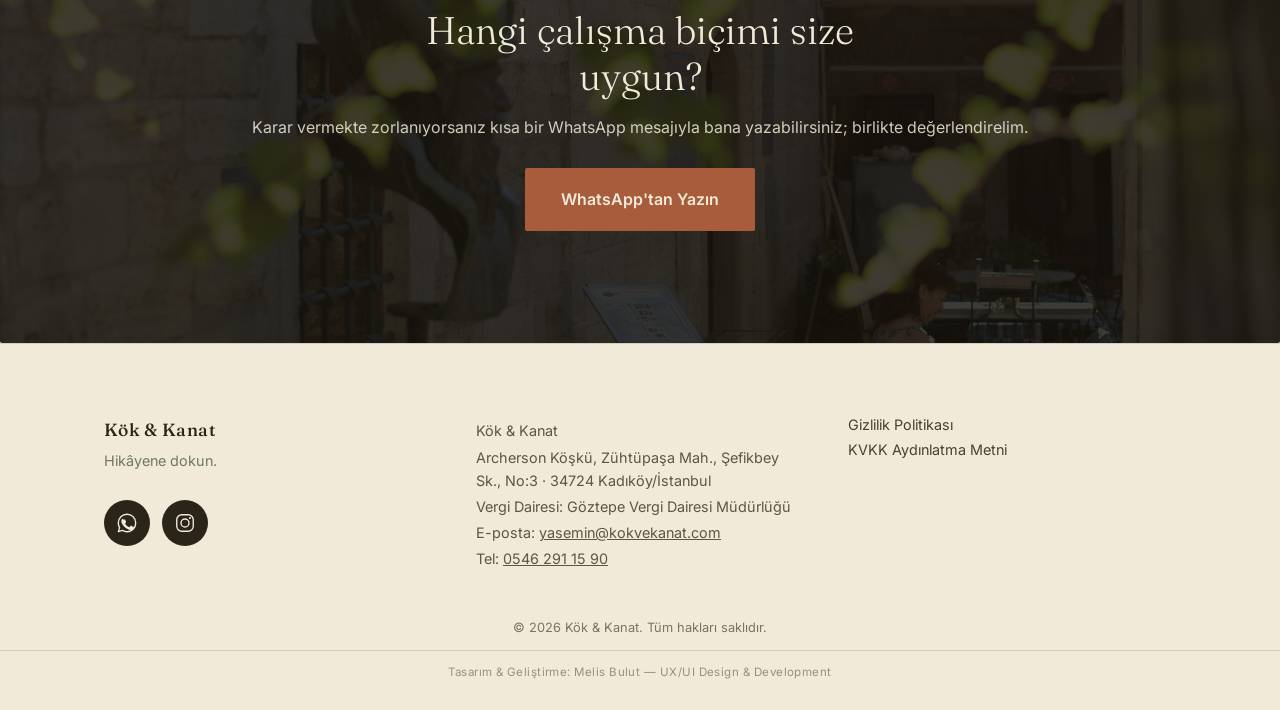
<file: calismalar-grup.html>
<!DOCTYPE html>
<html lang="tr">
<head>
<meta charset="UTF-8">
<meta name="viewport" content="width=device-width, initial-scale=1.0">
<title>Grup Atölyesi — Kök & Kanat</title>
<meta name="description" content="Kök & Kanat Grup Atölyesi: altı buluşmalık yolculuk, tarihler, yer, ücret ve ödeme bilgileri.">
<link rel="canonical" href="https://kokvekanat.com/calismalar-grup.html">

<!-- Open Graph -->
<meta property="og:title" content="Grup Atölyesi — Kök & Kanat">
<meta property="og:description" content="Altı buluşmalık yolculuk, tarihler, yer, ücret ve ödeme bilgileri.">
<meta property="og:type" content="website">
<meta property="og:url" content="https://kokvekanat.com/calismalar-grup.html">
<meta property="og:image" content="https://kokvekanat.com/kapanis-arka-plan.jpg">
<meta property="og:locale" content="tr_TR">

<!-- Twitter -->
<meta name="twitter:card" content="summary_large_image">
<meta name="twitter:title" content="Grup Atölyesi — Kök & Kanat">
<meta name="twitter:description" content="Altı buluşmalık yolculuk, tarihler, yer, ücret ve ödeme bilgileri.">
<meta name="twitter:image" content="https://kokvekanat.com/kapanis-arka-plan.jpg">

<!-- Favicon: real files for reliable Google Search / browser tab / iOS pickup -->
<link rel="icon" type="image/x-icon" href="favicon.ico">
<link rel="icon" type="image/png" sizes="32x32" href="favicon-32.png">
<link rel="icon" type="image/png" sizes="96x96" href="favicon-96.png">
<link rel="icon" type="image/png" sizes="192x192" href="favicon-192.png">
<link rel="apple-touch-icon" sizes="180x180" href="apple-touch-icon.png">

<link rel="preconnect" href="https://fonts.googleapis.com">
<link rel="preconnect" href="https://fonts.gstatic.com" crossorigin>
<link href="https://fonts.googleapis.com/css2?family=Fraunces:ital,opsz,wght@0,9..144,300;0,9..144,500;1,9..144,400&family=Inter:wght@400;500;600&display=swap" rel="stylesheet">

<link rel="stylesheet" href="styles.css">

<script type="application/ld+json">
{
  "@context": "https://schema.org",
  "@type": "Course",
  "name": "Kök & Kanat Grup Atölyesi",
  "description": "Altı buluşmadan oluşan, yaşam yolculuğuna grup içinde daha kapsamlı bakılan yapılandırılmış atölye.",
  "url": "https://kokvekanat.com/calismalar-grup.html",
  "provider": {
    "@type": "Organization",
    "name": "Kök & Kanat",
    "sameAs": "https://kokvekanat.com/"
  },
  "hasCourseInstance": {
    "@type": "CourseInstance",
    "courseMode": "Onsite",
    "location": {
      "@type": "Place",
      "name": "Archerson Köşkü",
      "address": {
        "@type": "PostalAddress",
        "streetAddress": "Zühtüpaşa Mah., Şefikbey Sk., No:3",
        "addressLocality": "Kadıköy",
        "addressRegion": "İstanbul",
        "postalCode": "34724",
        "addressCountry": "TR"
      }
    }
  },
  "offers": {
    "@type": "Offer",
    "price": "14000",
    "priceCurrency": "TRY",
    "url": "https://kokvekanat.com/calismalar-grup.html"
  }
}
</script>
</head>
<body data-title-en="Group Workshop — Kök &amp; Kanat">

<a class="skip-link" href="#ana-icerik">İçeriğe geç</a>

<header class="site-header" data-header>
  <div class="wrap header-inner">
    <a href="index.html" class="logo">
      <img src="logo-mark.png" alt="Kök &amp; Kanat" class="logo-mark">
      <span class="logo-text">Kök <span class="logo-amp">&amp;</span> Kanat</span>
    </a>
    <nav class="main-nav" aria-label="Ana menü">
      <div class="nav-dropdown" data-nav-dropdown>
        <button type="button" class="nav-dropdown-trigger is-active" data-nav-dropdown-trigger aria-expanded="false" aria-haspopup="true" data-i18n="nav.calismalar">Çalışmalar</button>
        <div class="nav-dropdown-panel" data-nav-dropdown-panel>
          <a href="calismalar-grup.html" class="is-current" data-i18n="calismalar.jump.grup">Grup Atölyesi</a>
          <a href="calismalar-bireysel.html" data-i18n="calismalar.jump.bireysel">Bireysel Biyografi Çalışması</a>
        </div>
      </div>
      <a href="index.html#yasemin" data-i18n="nav.yasemin">Hakkımda</a>
      <a href="index.html#faq" data-i18n="nav.faq">SSS</a>
      <div class="nav-social">
        <a href="#" class="social-btn social-btn--sm" data-wa="b" aria-label="WhatsApp">
          <svg viewBox="0 0 24 24" fill="none" aria-hidden="true">
            <path d="M12 2.5C6.75 2.5 2.5 6.75 2.5 12c0 1.85.53 3.58 1.44 5.04L2.6 21.4l4.48-1.3A9.45 9.45 0 0 0 12 21.5c5.25 0 9.5-4.25 9.5-9.5S17.25 2.5 12 2.5Z" stroke="currentColor" stroke-width="1.5" stroke-linejoin="round"/>
            <path d="M8.3 8.4c.15-.35.4-.35.65-.35h.5c.18 0 .4-.03.6.45.24.6.8 2 .87 2.15.08.15.13.32.02.5-.1.2-.16.32-.32.5-.16.17-.33.4-.47.53-.16.15-.32.32-.14.63.18.32.8 1.32 1.72 2.14 1.18 1.05 2.18 1.38 2.5 1.53.32.15.5.13.7-.08.2-.2.83-.97 1.05-1.3.22-.32.44-.27.72-.16.3.1 1.9.9 2.22 1.06.32.16.53.24.6.38.08.15.08.86-.2 1.68-.28.82-1.62 1.6-2.24 1.7-.6.1-1.3.15-2.1-.13-.5-.17-1.13-.4-1.95-.77-3.4-1.5-5.6-4.9-5.78-5.13-.16-.24-1.4-1.86-1.4-3.56 0-1.7.9-2.53 1.22-2.87Z" fill="currentColor"/>
          </svg>
        </a>
        <a href="https://www.instagram.com/kokvekanat.atolye" class="social-btn social-btn--sm" target="_blank" rel="noopener noreferrer" aria-label="Instagram">
          <svg viewBox="0 0 24 24" fill="none" aria-hidden="true">
            <rect x="3" y="3" width="18" height="18" rx="5.5" stroke="currentColor" stroke-width="1.5"/>
            <circle cx="12" cy="12" r="4.4" stroke="currentColor" stroke-width="1.5"/>
            <circle cx="17.4" cy="6.6" r="1.15" fill="currentColor"/>
          </svg>
        </a>
      </div>
    </nav>
    <div class="lang-switch" data-lang-switch role="group" aria-label="Dil / Language">
      <span class="lang-indicator" aria-hidden="true"></span>
      <button type="button" class="lang-btn is-active" data-lang="tr">TR</button>
      <button type="button" class="lang-btn" data-lang="en">EN</button>
    </div>
  </div>
</header>

<main id="ana-icerik">

  <!-- OFFER INTRO -->
  <section class="section intro" id="grup-atolyesi" style="padding-top: var(--space-5);">
    <div class="wrap">
      <a class="back-link" href="index.html" data-i18n="calismalar.back">← Ana Sayfa</a>
      <p class="section-label"><span class="section-label-text" data-i18n="offer.grup.eyebrow">Grup Atölyesi</span></p>
      <h1 class="section-title" data-i18n="offer.grup.title">Altı buluşmadan oluşan, yaşam yolculuğuna grup içinde daha kapsamlı bakılan çalışma.</h1>
      <div class="offer-jump">
        <a class="btn-link" href="calismalar-bireysel.html" data-i18n="offer.grup.switchLink">Bireysel Biyografi Çalışması'na bakın →</a>
      </div>
    </div>
  </section>

  <div class="ornament ornament-first" aria-hidden="true">
    <span class="ornament-line"></span>
    <img class="ornament-icon" src="logo-outline.png" alt="" loading="lazy">
    <span class="ornament-line"></span>
  </div>

  <!-- JOURNEY -->
  <section class="section journey">
    <div class="wrap">
      <p class="section-label"><span class="section-label-text" data-i18n="label.yolculuk">Atölye Yolculuğu</span></p>
      <h2 class="section-title" data-i18n="journey.title">Altı buluşmada hikâyene yeniden bak.</h2>
      <ol class="stations">
        <li class="station">
          <span class="station-no">I</span>
          <div>
            <h3 data-i18n="station1.h">Başlangıç — Köklerim</h3>
            <p class="station-sub" data-i18n="station1.sub">Durmak ve bakmak.</p>
            <p data-i18n="station1.p">Önce bulunduğunuz yere varır, hızınızı biraz yavaşlatır ve sizi bugüne getiren köklere dönüp bakarsınız.</p>
          </div>
        </li>
        <li class="station">
          <span class="station-no">II</span>
          <div>
            <h3 data-i18n="station2.h">Aile ve İlk Deneyimler</h3>
            <p class="station-sub" data-i18n="station2.sub">Hikâyenin başladığı yere bakmak.</p>
            <p data-i18n="station2.p">Ailenizden, ilişkilerinizden ve ilk deneyimlerinizden bugüne taşıdığınız izleri fark etmeye başlarsınız.</p>
          </div>
        </li>
        <li class="station">
          <span class="station-no">III</span>
          <div>
            <h3 data-i18n="station3.h">Dönüm Noktaları</h3>
            <p class="station-sub" data-i18n="station3.sub">Geçtiğiniz yolları görmek.</p>
            <p data-i18n="station3.p">Hayat çizginizde sizi değiştiren, yönünüzü etkileyen ve bugünkü sizi şekillendiren dönüm noktalarına bakarsınız.</p>
          </div>
        </li>
        <li class="station">
          <span class="station-no">IV</span>
          <div>
            <h3 data-i18n="station4.h">Tekrarlar</h3>
            <p class="station-sub" data-i18n="station4.sub">Bağlantıları fark etmek.</p>
            <p data-i18n="station4.p">Hayatınızda tekrar eden bazı örüntülere ve geçmişle bugün arasındaki bağlantılara daha yakından bakarsınız.</p>
          </div>
        </li>
        <li class="station">
          <span class="station-no">V</span>
          <div>
            <h3 data-i18n="station5.h">Bugünkü Ben</h3>
            <p class="station-sub" data-i18n="station5.sub">Şimdi nerede olduğunuzu görmek.</p>
            <p data-i18n="station5.p">Bugünkü değerlerinize, ihtiyaçlarınıza ve bundan sonrasına dair yönünüze odaklanırsınız.</p>
          </div>
        </li>
        <li class="station">
          <span class="station-no">VI</span>
          <div>
            <h3 data-i18n="station6.h">Hasat</h3>
            <p class="station-sub" data-i18n="station6.sub">Yanınıza ne alacağınızı seçmek.</p>
            <p data-i18n="station6.p">Altı buluşmada fark ettiklerinizi bir araya getirir, geride bırakmak ve yanınızda taşımak istediklerinize bakarak bundan sonrasına yönelirsiniz.</p>
          </div>
        </li>
      </ol>
    </div>
  </section>

  <div class="ornament" aria-hidden="true">
    <span class="ornament-line"></span>
    <img class="ornament-icon" src="logo-outline.png" alt="" loading="lazy">
    <span class="ornament-line"></span>
  </div>

  <!-- DETAILS -->
  <section class="section details">
    <div class="wrap">
      <p class="section-label"><span class="section-label-text" data-i18n="label.detaylar">Detaylar</span></p>
      <div class="details-grid">
        <div class="detail-item">
          <h3 data-i18n="detail.tarih.h">Tarih</h3>
          <p data-i18n="detail.tarih.p">KÖK &amp; KANAT Grup Atölyesi <strong>ilkbahar döneminde, 6 buluşma</strong> olarak yeniden gerçekleştirilecektir.<br><br>Buluşmaların <strong>gün, saat ve tarihleri</strong> program kesinleştikten sonra burada duyurulacaktır.</p>
        </div>
        <div class="detail-item">
          <h3 data-i18n="detail.yer.h">Yer</h3>
          <p data-i18n="detail.yer.p"><strong>Archerson Köşkü</strong><br>Zühtüpaşa Mahallesi<br>Şefikbey Sokak No: 3<br>34724 Kadıköy / İstanbul</p>
        </div>
        <div class="detail-item">
          <h3 data-i18n="detail.grup.h">Grup</h3>
          <p data-i18n="detail.grup.p">6–12 katılımcı<br>Küçük ve özenli tutulan bir grup alanı.</p>
        </div>
        <div class="detail-item">
          <h3 data-i18n="detail.dil.h">Dil</h3>
          <p data-i18n="detail.dil.p">Atölye dili Türkçedir.</p>
        </div>
        <div class="detail-item">
          <h3 data-i18n="detail.yas.h">Yaş Aralığı</h3>
          <p data-i18n="detail.yas.p">40 yaş ve üzeri yetişkinlere yöneliktir.</p>
        </div>
      </div>

      <!-- Ücret ve Ödeme -->
      <h3 class="offer-subhead" data-i18n="offer.grup.ucret.h">Ücret ve Ödeme</h3>
      <div class="info-block">
        <p data-i18n="offer.grup.ucret.intro">KÖK &amp; KANAT Grup Atölyesi'nin toplam katılım ücreti <strong>14.000 TL</strong>'dir. Ödeme, taksitli veya peşin olarak yapılabilir.</p>
        <h4 data-i18n="offer.grup.taksit.h">Taksitli Ödeme</h4>
        <ul>
          <li data-i18n="offer.grup.taksit.li1">1. ödeme: 5.000 TL (Kayıt sırasında)</li>
          <li data-i18n="offer.grup.taksit.li2">2. ödeme: 4.500 TL</li>
          <li data-i18n="offer.grup.taksit.li3">3. ödeme: 4.500 TL</li>
        </ul>
        <p data-i18n="offer.grup.taksit.note">Kayıt, ilk ödemenin tamamlanmasının ardından kesinleşir. İkinci ve üçüncü ödemeler atölye sürecinde önceden belirlenen tarihlerde gerçekleştirilir.</p>
        <h4 data-i18n="offer.grup.pesin.h">Peşin Ödeme</h4>
        <p data-i18n="offer.grup.pesin.p">Atölye ücretinin tamamını kayıt sırasında ödemeyi tercih eden katılımcılara %10 peşin ödeme indirimi uygulanır. Peşin ödeme tutarı <strong>12.600 TL</strong>'dir.</p>
      </div>

      <!-- İptal Koşulları -->
      <h3 class="offer-subhead" data-i18n="offer.grup.iptal.h">İptal Koşulları</h3>
      <p class="tbd-note" data-i18n="offer.grup.iptal.tbd">Bilgiler yakında eklenecektir.</p>
    </div>
  </section>

  <div class="ornament" aria-hidden="true">
    <span class="ornament-line"></span>
    <img class="ornament-icon" src="logo-outline.png" alt="" loading="lazy">
    <span class="ornament-line"></span>
  </div>

  <!-- FINAL CTA -->
  <section class="section final-cta">
    <div class="wrap">
      <h2 class="section-title" data-i18n="offerscta.title">Hangi çalışma biçimi size uygun?</h2>
      <p data-i18n="offerscta.p">Karar vermekte zorlanıyorsanız kısa bir WhatsApp mesajıyla bana yazabilirsiniz; birlikte değerlendirelim.</p>
      <a class="btn btn-primary btn-large" data-wa="a" href="#" data-i18n="cta.write">WhatsApp'tan Yazın</a>
    </div>
  </section>

</main>

<footer class="site-footer">
  <div class="wrap footer-grid">
    <div>
      <p class="logo footer-logo">Kök &amp; Kanat</p>
      <p class="footer-note" data-i18n="footer.tagline">Hikâyene dokun.</p>
      <div class="footer-social">
        <a href="#" class="social-btn" data-wa="b" aria-label="WhatsApp">
          <svg viewBox="0 0 24 24" fill="none" aria-hidden="true">
            <path d="M12 2.5C6.75 2.5 2.5 6.75 2.5 12c0 1.85.53 3.58 1.44 5.04L2.6 21.4l4.48-1.3A9.45 9.45 0 0 0 12 21.5c5.25 0 9.5-4.25 9.5-9.5S17.25 2.5 12 2.5Z" stroke="currentColor" stroke-width="1.5" stroke-linejoin="round"/>
            <path d="M8.3 8.4c.15-.35.4-.35.65-.35h.5c.18 0 .4-.03.6.45.24.6.8 2 .87 2.15.08.15.13.32.02.5-.1.2-.16.32-.32.5-.16.17-.33.4-.47.53-.16.15-.32.32-.14.63.18.32.8 1.32 1.72 2.14 1.18 1.05 2.18 1.38 2.5 1.53.32.15.5.13.7-.08.2-.2.83-.97 1.05-1.3.22-.32.44-.27.72-.16.3.1 1.9.9 2.22 1.06.32.16.53.24.6.38.08.15.08.86-.2 1.68-.28.82-1.62 1.6-2.24 1.7-.6.1-1.3.15-2.1-.13-.5-.17-1.13-.4-1.95-.77-3.4-1.5-5.6-4.9-5.78-5.13-.16-.24-1.4-1.86-1.4-3.56 0-1.7.9-2.53 1.22-2.87Z" fill="currentColor"/>
          </svg>
        </a>
        <a href="https://www.instagram.com/kokvekanat.atolye" class="social-btn" target="_blank" rel="noopener noreferrer" aria-label="Instagram">
          <svg viewBox="0 0 24 24" fill="none" aria-hidden="true">
            <rect x="3" y="3" width="18" height="18" rx="5.5" stroke="currentColor" stroke-width="1.5"/>
            <circle cx="12" cy="12" r="4.4" stroke="currentColor" stroke-width="1.5"/>
            <circle cx="17.4" cy="6.6" r="1.15" fill="currentColor"/>
          </svg>
        </a>
      </div>
    </div>
    <div class="footer-legal">
      <p>Kök &amp; Kanat</p>
      <p>Archerson Köşkü, Zühtüpaşa Mah., Şefikbey Sk., No:3 · 34724 Kadıköy/İstanbul</p>
      <p data-i18n="footer.taxLine">Vergi Dairesi: Göztepe Vergi Dairesi Müdürlüğü</p>
      <p><span data-i18n="footer.email">E-posta</span>: <a href="mailto:yasemin@kokvekanat.com">yasemin@kokvekanat.com</a></p>
      <p><span data-i18n="footer.tel">Tel</span>: <a href="tel:+905462911590">0546 291 15 90</a></p>
    </div>
    <div class="footer-links">
      <button type="button" class="footer-link-btn" data-open-modal="privacy" data-i18n="footer.privacy">Gizlilik Politikası</button>
      <button type="button" class="footer-link-btn" data-open-modal="kvkk" data-i18n="footer.kvkk">KVKK Aydınlatma Metni</button>
    </div>
  </div>
  <p class="footer-copy">© 2026 Kök &amp; Kanat. <span data-i18n="footer.rights">Tüm hakları saklıdır.</span></p>
  <p class="site-credit">Tasarım &amp; Geliştirme: Melis Bulut — UX/UI Design &amp; Development</p>
</footer>

<a class="mobile-sticky-cta" data-wa="a" href="#" data-i18n="cta.write">WhatsApp'tan Yazın</a>

<!-- Fixed hamburger menu — position:fixed, independent of the header, always on screen -->
<button type="button" class="fixed-menu-toggle" data-fixed-menu-toggle aria-expanded="false" aria-controls="fixed-menu-panel" aria-label="Menüyü aç">
  <span></span><span></span><span></span>
</button>
<nav id="fixed-menu-panel" class="fixed-menu-panel" data-fixed-menu-panel aria-label="Sabit menü">
  <div class="nav-dropdown nav-dropdown--mobile" data-nav-dropdown>
    <button type="button" class="nav-dropdown-trigger is-active" data-nav-dropdown-trigger aria-expanded="false" aria-haspopup="true" data-i18n="nav.calismalar">Çalışmalar</button>
    <div class="nav-dropdown-panel" data-nav-dropdown-panel>
      <a href="calismalar-grup.html" class="is-current" data-i18n="calismalar.jump.grup">Grup Atölyesi</a>
      <a href="calismalar-bireysel.html" data-i18n="calismalar.jump.bireysel">Bireysel Biyografi Çalışması</a>
    </div>
  </div>
  <a href="index.html#yasemin" data-i18n="nav.yasemin">Hakkımda</a>
  <a href="index.html#faq" data-i18n="nav.faq">SSS</a>
  <div class="nav-social">
    <a href="#" class="social-btn social-btn--sm" data-wa="b" aria-label="WhatsApp">
      <svg viewBox="0 0 24 24" fill="none" aria-hidden="true">
        <path d="M12 2.5C6.75 2.5 2.5 6.75 2.5 12c0 1.85.53 3.58 1.44 5.04L2.6 21.4l4.48-1.3A9.45 9.45 0 0 0 12 21.5c5.25 0 9.5-4.25 9.5-9.5S17.25 2.5 12 2.5Z" stroke="currentColor" stroke-width="1.5" stroke-linejoin="round"/>
        <path d="M8.3 8.4c.15-.35.4-.35.65-.35h.5c.18 0 .4-.03.6.45.24.6.8 2 .87 2.15.08.15.13.32.02.5-.1.2-.16.32-.32.5-.16.17-.33.4-.47.53-.16.15-.32.32-.14.63.18.32.8 1.32 1.72 2.14 1.18 1.05 2.18 1.38 2.5 1.53.32.15.5.13.7-.08.2-.2.83-.97 1.05-1.3.22-.32.44-.27.72-.16.3.1 1.9.9 2.22 1.06.32.16.53.24.6.38.08.15.08.86-.2 1.68-.28.82-1.62 1.6-2.24 1.7-.6.1-1.3.15-2.1-.13-.5-.17-1.13-.4-1.95-.77-3.4-1.5-5.6-4.9-5.78-5.13-.16-.24-1.4-1.86-1.4-3.56 0-1.7.9-2.53 1.22-2.87Z" fill="currentColor"/>
      </svg>
    </a>
    <a href="https://www.instagram.com/kokvekanat.atolye" class="social-btn social-btn--sm" target="_blank" rel="noopener noreferrer" aria-label="Instagram">
      <svg viewBox="0 0 24 24" fill="none" aria-hidden="true">
        <rect x="3" y="3" width="18" height="18" rx="5.5" stroke="currentColor" stroke-width="1.5"/>
        <circle cx="12" cy="12" r="4.4" stroke="currentColor" stroke-width="1.5"/>
        <circle cx="17.4" cy="6.6" r="1.15" fill="currentColor"/>
      </svg>
    </a>
  </div>
  <div class="lang-switch" data-lang-switch role="group" aria-label="Dil / Language">
    <span class="lang-indicator" aria-hidden="true"></span>
    <button type="button" class="lang-btn is-active" data-lang="tr">TR</button>
    <button type="button" class="lang-btn" data-lang="en">EN</button>
  </div>
</nav>

<!-- Legal document modals: kept Turkish-only, as these are legally binding texts -->
<div class="modal-overlay" id="modal-privacy" data-modal-overlay aria-hidden="true">
  <div class="modal-panel" role="dialog" aria-modal="true" aria-labelledby="modal-privacy-title">
    <button type="button" class="modal-close" data-close-modal aria-label="Kapat">×</button>
    <div class="modal-body">
      <h3 id="modal-privacy-title">GİZLİLİK POLİTİKASI</h3>
      <p class="modal-updated">Son güncelleme: Ağustos 2026</p>

      <p>Kök &amp; Kanat olarak internet sitemizi ziyaret eden kişilerin gizliliğine önem veriyoruz. Bu Gizlilik Politikası, www.kokvekanat.com internet sitesinin kullanımı sırasında kişisel verilerin hangi durumlarda işlenebileceği ve bu verilerin nasıl korunduğu hakkında bilgi vermek amacıyla hazırlanmıştır.</p>

      <h4>1. Veri Sorumlusu</h4>
      <p>6698 sayılı Kişisel Verilerin Korunması Kanunu ("KVKK") kapsamında kişisel verileriniz, veri sorumlusu sıfatıyla aşağıdaki işletme tarafından işlenebilir:</p>
      <p><strong>Kök &amp; Kanat</strong><br>
      Veri Sorumlusu: Yasemin Bulut<br>
      Marka / Faaliyet Adı: Kök &amp; Kanat<br>
      Adres: Zühtüpaşa Mah., Şefikbey Sk., Archerson Köşkü No: 3, İçkapı No: 301, Kadıköy-İstanbul<br>
      E-posta: yasemin@kokvekanat.com<br>
      Telefon: 0546 291 15 90</p>

      <h4>2. İnternet Sitesi Üzerinden Veri Toplanması</h4>
      <p>Kök &amp; Kanat internet sitesinde ziyaretçilerin doğrudan kişisel bilgilerini girdiği bir üyelik veya kayıt sistemi bulunmamaktadır.</p>
      <p>Ziyaretçiler, internet sitesinde yer alan iletişim bilgileri veya bağlantılar aracılığıyla Kök &amp; Kanat ile kendi tercihleri doğrultusunda WhatsApp, telefon veya e-posta üzerinden iletişime geçebilir.</p>
      <p>Bu durumda kişinin kendisi tarafından paylaşılan ad-soyad, telefon numarası, e-posta adresi, iletişim içeriği ve atölye katılımıyla ilgili gerekli bilgiler, iletişimin yürütülmesi ve talebin karşılanması amacıyla işlenebilir.</p>

      <h4>3. Kişisel Verilerin İşlenme Amaçları</h4>
      <p>Kişisel verileriniz, gerekli olduğu ölçüde;</p>
      <ul>
        <li>sorularınızı ve bilgi taleplerinizi yanıtlamak,</li>
        <li>Kök &amp; Kanat atölyeleri hakkında bilgi vermek,</li>
        <li>atölye başvuru ve katılım süreçlerini yürütmek,</li>
        <li>katılımcılarla gerekli iletişimi sağlamak,</li>
        <li>talep ve şikâyetleri değerlendirmek,</li>
        <li>yasal ve mali yükümlülükleri yerine getirmek</li>
      </ul>
      <p>amaçlarıyla işlenebilir. Kişisel veriler, bu amaçlarla bağlantılı, sınırlı ve ölçülü şekilde kullanılmaya özen gösterilerek işlenir.</p>

      <h4>4. WhatsApp ve E-posta Üzerinden İletişim</h4>
      <p>WhatsApp veya e-posta hizmetleri üzerinden gerçekleştirilen iletişimlerde, ilgili hizmet sağlayıcıların kendi gizlilik politikaları ve veri işleme koşulları da uygulanabilir.</p>

      <h4>5. Çerezler ve Teknik Veriler</h4>
      <p>İnternet sitesi, sitenin teknik olarak çalışması için gerekli teknolojileri kullanabilir. Ayrıca sitenin barındırıldığı altyapı veya kullanılan üçüncü taraf hizmetler tarafından IP adresi, tarayıcı türü, cihaz bilgisi ve ziyaret zamanı gibi sınırlı teknik veriler işlenebilir.</p>
      <p>Analitik, reklam veya pazarlama amaçlı çerezler kullanılması halinde bu politika ve gerektiğinde çerez bilgilendirmesi buna uygun olarak güncellenecektir.</p>

      <h4>6. Kişisel Verilerin Paylaşılması</h4>
      <p>Kişisel verileriniz, kural olarak üçüncü kişilerle paylaşılmaz.</p>
      <p>Ancak hizmetin yürütülmesi, teknik altyapının sağlanması, muhasebe ve yasal yükümlülüklerin yerine getirilmesi amacıyla gerekli olduğu ölçüde yetkili hizmet sağlayıcılar, mali müşavir veya kanunen yetkili kamu kurum ve kuruluşlarıyla paylaşılması söz konusu olabilir.</p>

      <h4>7. Verilerin Saklanması</h4>
      <p>Kişisel veriler, işlenme amacı için gerekli olan süre boyunca veya ilgili mevzuatta öngörülen yasal saklama süreleri boyunca muhafaza edilir.</p>
      <p>Saklanmasını gerektiren hukuki bir sebep kalmadığında kişisel veriler mevzuata uygun şekilde silinir, yok edilir veya anonim hale getirilir.</p>

      <h4>8. Kişisel Verilerin Korunması</h4>
      <p>Kök &amp; Kanat, kişisel verilerin hukuka aykırı olarak işlenmesini veya erişilmesini önlemek ve kişisel verilerin güvenli şekilde muhafaza edilmesini sağlamak amacıyla uygun teknik ve idari tedbirleri almaya özen gösterir.</p>

      <h4>9. Haklarınız</h4>
      <p>Kişisel verilerinizle ilgili haklarınız ve bu hakların nasıl kullanılabileceği konusunda ayrıntılı bilgi için internet sitemizde yer alan KVKK Aydınlatma Metnini inceleyebilirsiniz.</p>

      <h4>10. Değişiklikler</h4>
      <p>Bu Gizlilik Politikası, internet sitesinde kullanılan hizmetlerin veya ilgili mevzuatın değişmesi halinde güncellenebilir. Güncel metin www.kokvekanat.com üzerinden yayımlanır.</p>

      <h4>11. İletişim</h4>
      <p>Gizlilik ve kişisel verilerinizle ilgili sorularınız için bizimle iletişime geçebilirsiniz:</p>
      <p><strong>Kök &amp; Kanat</strong><br>
      E-posta: yasemin@kokvekanat.com<br>
      Telefon: 0546 291 15 90</p>

      <p class="modal-updated">© 2026 Kök &amp; Kanat. Tüm hakları saklıdır.</p>
    </div>
  </div>
</div>

<div class="modal-overlay" id="modal-kvkk" data-modal-overlay aria-hidden="true">
  <div class="modal-panel" role="dialog" aria-modal="true" aria-labelledby="modal-kvkk-title">
    <button type="button" class="modal-close" data-close-modal aria-label="Kapat">×</button>
    <div class="modal-body">
      <h3 id="modal-kvkk-title">KVKK AYDINLATMA METNİ</h3>
      <p class="modal-updated">Son güncelleme: Ağustos 2026</p>

      <p>Kök &amp; Kanat olarak kişisel verilerinizin korunmasına önem veriyoruz. İşbu Aydınlatma Metni, 6698 sayılı Kişisel Verilerin Korunması Kanunu ("KVKK") kapsamında kişisel verilerinizin işlenmesine ilişkin olarak sizleri bilgilendirmek amacıyla hazırlanmıştır.</p>

      <h4>1. Veri Sorumlusu</h4>
      <p>6698 sayılı KVKK kapsamında kişisel verileriniz aşağıda bilgileri bulunan veri sorumlusu tarafından işlenebilir:</p>
      <p><strong>Kök &amp; Kanat</strong><br>
      Veri Sorumlusu: Yasemin Bulut<br>
      Marka / Faaliyet Adı: Kök &amp; Kanat<br>
      Adres: Zühtüpaşa Mah., Şefikbey Sk., Archerson Köşkü No: 3, İçkapı No: 301, Kadıköy-İstanbul<br>
      E-posta: yasemin@kokvekanat.com<br>
      Telefon: 0546 291 15 90</p>

      <h4>2. İşlenebilecek Kişisel Veriler</h4>
      <p>Kök &amp; Kanat ile iletişime geçmeniz veya atölye hakkında bilgi talep etmeniz halinde, paylaşımınıza ve ilişkinin niteliğine bağlı olarak aşağıdaki kişisel verileriniz işlenebilir:</p>
      <ul>
        <li>ad ve soyad,</li>
        <li>telefon numarası,</li>
        <li>e-posta adresi,</li>
        <li>iletişim ve yazışma bilgileri,</li>
        <li>atölye başvuru ve katılımına ilişkin bilgiler,</li>
        <li>ödeme ve faturalandırma sürecinin yürütülmesi halinde gerekli mali bilgiler,</li>
        <li>tarafınızca kendi isteğinizle iletilen diğer bilgiler.</li>
      </ul>
      <p>İnternet sitesinde doğrudan kişisel veri girişi yapılan bir üyelik veya kayıt sistemi bulunmamaktadır.</p>

      <h4>3. Kişisel Verilerin İşlenme Amaçları</h4>
      <p>Kişisel verileriniz;</p>
      <ul>
        <li>Kök &amp; Kanat hakkında bilgi taleplerinin karşılanması,</li>
        <li>atölyeler hakkında bilgilendirme yapılması,</li>
        <li>başvuru ve katılım süreçlerinin yürütülmesi,</li>
        <li>katılımcılarla iletişim kurulması,</li>
        <li>organizasyon süreçlerinin yürütülmesi,</li>
        <li>ödeme, muhasebe ve faturalandırma işlemlerinin gerçekleştirilmesi,</li>
        <li>talep ve şikâyetlerin değerlendirilmesi,</li>
        <li>hukuki ve mali yükümlülüklerin yerine getirilmesi</li>
      </ul>
      <p>amaçlarıyla işlenebilir.</p>

      <h4>4. Kişisel Verilerin Toplanma Yöntemi ve Hukuki Sebebi</h4>
      <p>Kişisel verileriniz; internet sitesinde bulunan iletişim bağlantıları, WhatsApp, telefon, e-posta ve doğrudan iletişim yoluyla elektronik veya fiziki ortamda elde edilebilir.</p>
      <p>Kişisel verileriniz, KVKK'nın 5. maddesinde belirtilen hukuki sebepler kapsamında; özellikle bir sözleşmenin kurulması veya ifasıyla doğrudan doğruya ilgili olması, veri sorumlusunun hukuki yükümlülüğünü yerine getirebilmesi, bir hakkın tesisi, kullanılması veya korunması için veri işlemenin zorunlu olması ve ilgili kişinin temel hak ve özgürlüklerine zarar vermemek kaydıyla veri sorumlusunun meşru menfaatleri için veri işlenmesinin zorunlu olması hukuki sebeplerine dayanılarak işlenebilir.</p>
      <p>Açık rıza gerektiren bir veri işleme faaliyetinin söz konusu olması halinde ayrıca açık rızanız alınır.</p>

      <h4>5. Kişisel Verilerin Aktarılması</h4>
      <p>Kişisel verileriniz, işleme amaçlarının gerektirdiği ölçüde ve ilgili mevzuata uygun olarak;</p>
      <ul>
        <li>mali müşavir ve muhasebe hizmeti sağlayıcılarına,</li>
        <li>teknik ve iletişim hizmeti sağlayıcılarına,</li>
        <li>gerekli olması halinde hizmet alınan diğer yetkili kişi veya kuruluşlara,</li>
        <li>kanunen yetkili kamu kurum ve kuruluşlarına</li>
      </ul>
      <p>aktarılabilir. Kişisel verilerin üçüncü kişilere aktarılmasında KVKK ve ilgili mevzuatta öngörülen şartlara uygun hareket edilir.</p>

      <h4>6. Kişisel Verilerin Saklanması</h4>
      <p>Kişisel verileriniz, işlenme amaçlarının gerektirdiği süre boyunca ve ilgili mevzuatta öngörülen yasal saklama süreleri çerçevesinde muhafaza edilir.</p>
      <p>İşlenmesini gerektiren sebeplerin ortadan kalkması ve saklanmasını gerektiren başka bir hukuki yükümlülük bulunmaması halinde kişisel veriler mevzuata uygun şekilde silinir, yok edilir veya anonim hale getirilir.</p>

      <h4>7. KVKK Kapsamındaki Haklarınız</h4>
      <p>KVKK'nın 11. maddesi kapsamında kişisel verilerinize ilişkin olarak;</p>
      <ul>
        <li>kişisel verilerinizin işlenip işlenmediğini öğrenme,</li>
        <li>işlenmişse buna ilişkin bilgi talep etme,</li>
        <li>işlenme amacını ve amacına uygun kullanılıp kullanılmadığını öğrenme,</li>
        <li>yurt içinde veya yurt dışında kişisel verilerin aktarıldığı üçüncü kişileri bilme,</li>
        <li>eksik veya yanlış işlenmiş olması halinde düzeltilmesini isteme,</li>
        <li>KVKK'da öngörülen şartlar çerçevesinde kişisel verilerin silinmesini veya yok edilmesini isteme,</li>
        <li>düzeltme, silme veya yok etme işlemlerinin kişisel verilerin aktarıldığı üçüncü kişilere bildirilmesini isteme,</li>
        <li>münhasıran otomatik sistemler aracılığıyla analiz edilmesi nedeniyle aleyhinize bir sonucun ortaya çıkmasına itiraz etme,</li>
        <li>kişisel verilerin kanuna aykırı olarak işlenmesi sebebiyle zarara uğramanız halinde zararın giderilmesini talep etme</li>
      </ul>
      <p>haklarına sahipsiniz.</p>

      <h4>8. Başvuru</h4>
      <p>KVKK kapsamındaki taleplerinizi, kimliğinizi ve talebinizi açıkça belirterek yasemin@kokvekanat.com adresine veya yukarıda belirtilen veri sorumlusu adresine iletebilirsiniz. Başvurular, ilgili mevzuatta belirtilen usul ve süreler çerçevesinde değerlendirilir.</p>

      <p><strong>Kök &amp; Kanat</strong><br>
      Veri Sorumlusu: Yasemin Bulut<br>
      Marka / Faaliyet Adı: Kök &amp; Kanat<br>
      Adres: Zühtüpaşa Mah., Şefikbey Sk., Archerson Köşkü No: 3, İçkapı No: 301, Kadıköy/İstanbul<br>
      Telefon: 0546 291 15 90</p>

      <p class="modal-updated">© 2026 Kök &amp; Kanat. Tüm hakları saklıdır.</p>
    </div>
  </div>
</div>

<script src="script.js" defer></script>
</body>
</html>
</file>
<file: styles.css>
/* ==========================================================================
   KÖK & KANAT — Editorial Luxury (single-file demo build)
   Premium magazine-inspired concept. Generous whitespace, restrained serif
   display type, hairline rules, asymmetric editorial grid.
   ========================================================================== */

:root {
  --color-paper: #F1EAD9;
  --color-paper-alt: #E7DEC9;
  --color-ink: #2B2418;
  --color-clay: #A85C3B;
  --color-sage: #6E7A5E;
  --color-gold: #B08D4F;
  --color-line: rgba(43, 36, 24, 0.14);

  --font-display: 'Fraunces', Georgia, 'Times New Roman', serif;
  --font-body: 'Inter', -apple-system, BlinkMacSystemFont, 'Segoe UI', sans-serif;

  --wrap-width: 1120px;
  --space-1: 0.5rem;
  --space-2: 1rem;
  --space-3: 1.75rem;
  --space-4: 2.75rem;
  --space-5: 4.5rem;
  --space-6: 7rem;

  --radius: 2px;
  --ease: cubic-bezier(0.22, 1, 0.36, 1);
}

*, *::before, *::after { box-sizing: border-box; }
html { scroll-behavior: smooth; }
@media (prefers-reduced-motion: reduce) {
  html { scroll-behavior: auto; }
  *, *::before, *::after { animation-duration: 0.01ms !important; transition-duration: 0.01ms !important; }
}

body {
  margin: 0;
  background: var(--color-paper);
  color: var(--color-ink);
  font-family: var(--font-body);
  font-size: 16px;
  line-height: 1.6;
  -webkit-font-smoothing: antialiased;
}

img, svg.media { max-width: 100%; display: block; height: auto; }
a { color: inherit; }
ul, ol { margin: 0; padding: 0; list-style: none; }
h1, h2, h3, p { margin: 0; }

.wrap {
  max-width: var(--wrap-width);
  margin: 0 auto;
  padding: 0 1.5rem;
}

.skip-link {
  position: absolute;
  left: -9999px;
  top: 0;
  background: var(--color-ink);
  color: var(--color-paper);
  padding: 0.75rem 1.25rem;
  z-index: 100;
}
.skip-link:focus { left: 1rem; top: 1rem; }

:focus-visible {
  outline: 2px solid var(--color-clay);
  outline-offset: 3px;
}

/* Header */
.site-header {
  position: static;
  top: 0;
  z-index: 50;
  background: rgba(241, 234, 217, 0.9);
  backdrop-filter: blur(6px);
  border-bottom: 1px solid transparent;
  transition: border-color 0.3s var(--ease), background-color 0.4s var(--ease);
}
.site-header.is-scrolled { background: rgba(241, 234, 217, 0.55); border-bottom-color: var(--color-line); }
@media (min-width: 900px) {
  .site-header { position: sticky; }
}

.header-inner {
  display: flex;
  flex-wrap: wrap;
  align-items: center;
  gap: 0.6rem var(--space-3);
  padding-top: 1.1rem;
  padding-bottom: 1.1rem;
}

.logo {
  display: flex; align-items: center; gap: 0.6rem;
  font-family: var(--font-display);
  font-weight: 500;
  font-size: 1.15rem;
  letter-spacing: 0.02em;
  text-decoration: none;
  white-space: nowrap;
}
.logo-mark { height: 52px; width: auto; display: block; }
.logo-text { line-height: 1; }
.logo-amp { color: var(--color-clay); font-style: italic; }

.main-nav {
  display: flex; flex-wrap: wrap; gap: 0.5rem 1.2rem;
  font-size: 0.9rem; margin-left: 0; order: 3; flex-basis: 100%;
}
.main-nav a { text-decoration: none; opacity: 0.8; white-space: nowrap; }
.main-nav a:hover { opacity: 1; }

/* Language switch — sliding pill indicator */
.lang-switch {
  position: relative; display: inline-flex; border: 1px solid var(--color-line); border-radius: 999px;
  padding: 2px; flex-shrink: 0; margin-left: auto;
}
.lang-indicator {
  position: absolute; top: 2px; bottom: 2px; left: 2px; width: calc(50% - 2px);
  background: var(--color-ink); border-radius: 999px; z-index: 0;
  transition: transform 0.6s cubic-bezier(0.65, 0, 0.35, 1);
}
.lang-switch.is-en .lang-indicator { transform: translateX(100%); }
.lang-btn {
  position: relative; z-index: 1;
  border: none; background: transparent; cursor: pointer;
  font-family: var(--font-body); font-size: 0.75rem; font-weight: 600; letter-spacing: 0.04em;
  color: var(--color-ink); opacity: 0.55; padding: 0.3rem 0.65rem; border-radius: 999px;
  transition: opacity 0.3s var(--ease), color 0.3s var(--ease), transform 0.3s var(--ease);
}
.lang-btn:hover { opacity: 0.85; }
.lang-btn.is-active { opacity: 1; color: var(--color-paper); transform: scale(1.12); }
@media (prefers-reduced-motion: reduce) {
  .lang-indicator, .lang-btn { transition: none; }
}

@media (min-width: 600px) {
  .main-nav { order: 0; flex-basis: auto; margin-left: var(--space-3); }
  .lang-switch { margin-left: var(--space-3); }
}

/* Buttons */
.btn {
  display: inline-flex; align-items: center; justify-content: center; gap: 0.5rem;
  padding: 0.85rem 1.6rem; border-radius: var(--radius);
  font-family: var(--font-body); font-weight: 600; font-size: 0.95rem;
  text-decoration: none; border: 1px solid transparent;
  transition: transform 0.2s var(--ease), background-color 0.2s var(--ease), color 0.2s var(--ease);
}
.btn-primary { background: var(--color-ink); color: var(--color-paper); }
.btn-primary:hover { background: var(--color-clay); }
.btn-ghost {
  background: transparent; border-color: var(--color-ink); color: var(--color-ink);
  padding: 0.6rem 1.3rem; font-size: 0.85rem;
}
.btn-ghost:hover { background: var(--color-ink); color: var(--color-paper); }
.btn-large { padding: 1.1rem 2.2rem; font-size: 1rem; }
.btn-link {
  font-size: 0.9rem; text-decoration: underline; text-underline-offset: 3px;
  text-decoration-color: var(--color-clay);
}

/* Section rhythm */
.section {
  padding: var(--space-6) 0;
  opacity: 0; transform: translateY(16px);
  transition: opacity 0.7s var(--ease), transform 0.7s var(--ease);
}
.section.is-visible { opacity: 1; transform: none; }

.section-label {
  margin-bottom: var(--space-3);
}
.section-label-text {
  font-family: var(--font-body); font-size: 0.95rem; font-weight: 600; letter-spacing: 0.22em;
  text-transform: uppercase; color: var(--color-sage);
}

.section-title {
  font-family: var(--font-display); font-weight: 300;
  font-size: clamp(1.75rem, 3vw, 2.6rem); line-height: 1.2; max-width: 20ch;
}

/* Ornamental dividers between sections — echoes the root/wing mark */
.ornament {
  display: flex; align-items: center; justify-content: center; gap: var(--space-3);
  max-width: 340px; margin: 0 auto; padding: 0 1.5rem; color: var(--color-gold);
}
.ornament-line { flex: 1; height: 1px; background: currentColor; opacity: 0.4; }
.ornament-icon { flex-shrink: 0; width: 52px; height: 52px; opacity: 0.95; object-fit: contain; }
.ornament-first { margin-top: var(--space-3); margin-bottom: var(--space-3); }

/* Photo frame — passepartout mat, unified warm duotone, hover zoom + caption reveal */
.photo-frame { border-radius: 3px; }
.photo-frame-inner {
  position: relative; overflow: hidden; border-radius: 3px; background: var(--color-paper-alt);
  box-shadow: 0 26px 48px -22px rgba(43, 36, 24, 0.4);
}
.photo-frame-inner.aspect-portrait { aspect-ratio: 4 / 5; }
.photo-frame-inner.aspect-landscape { aspect-ratio: 4 / 3; }
.photo-frame-inner img {
  display: block; width: 100%; height: 100%; object-fit: cover;
  filter: saturate(0.82) contrast(1.04);
  transition: transform 0.8s var(--ease);
}
.photo-frame:hover .photo-frame-inner img,
.photo-frame:focus-within .photo-frame-inner img { transform: scale(1.06); }
.photo-frame-inner figcaption {
  position: absolute; left: 0; right: 0; bottom: 0; z-index: 2;
  padding: 2.2rem 1.1rem 0.9rem;
  background: linear-gradient(to top, rgba(20, 16, 10, 0.82), rgba(20, 16, 10, 0));
  color: var(--color-paper); font-size: 0.82rem; font-style: italic; line-height: 1.4;
  opacity: 0; transform: translateY(8px);
  transition: opacity 0.35s var(--ease), transform 0.35s var(--ease);
}
.photo-frame:hover .photo-frame-inner figcaption,
.photo-frame:focus-within .photo-frame-inner figcaption { opacity: 1; transform: none; }
@media (prefers-reduced-motion: reduce) {
  .photo-frame-inner img { transition: none; }
}

/* Oversized decorative quotation mark beside the pull-quote */
.quote-mark {
  font-family: var(--font-display); font-style: italic; color: var(--color-gold);
  font-size: 4.5rem; line-height: 0.6; opacity: 0.55; display: block; margin-bottom: 0.25rem;
}

/* Hero */
.hero { padding: var(--space-5) 0 calc(var(--space-6) + var(--space-3)); border-bottom: 1px solid var(--color-line); }
.hero-grid { max-width: 780px; }
.eyebrow {
  font-size: 0.78rem; letter-spacing: 0.16em; text-transform: uppercase;
  color: var(--color-clay); margin-bottom: var(--space-3);
}
.hero-title {
  font-family: var(--font-display); font-weight: 300;
  font-size: clamp(2.6rem, 6vw, 4.6rem); line-height: 1.08; letter-spacing: -0.01em;
}
.hero-lede { margin-top: var(--space-3); font-size: 1.15rem; max-width: 46ch; color: rgba(43, 36, 24, 0.82); }
.hero-actions { margin-top: var(--space-4); display: flex; align-items: center; gap: var(--space-3); flex-wrap: wrap; }

/* Intro */
.intro-grid { display: grid; gap: var(--space-4); }
.pull-quote {
  font-family: var(--font-display); font-style: italic; font-weight: 400;
  font-size: clamp(1.4rem, 2.6vw, 1.9rem); line-height: 1.4; color: var(--color-clay);
  border-left: 2px solid var(--color-clay); padding-left: var(--space-3); margin-bottom: var(--space-3);
}
.intro-copy p + p { margin-top: var(--space-2); }
.intro-body { display: grid; gap: var(--space-4); }
@media (min-width: 900px) { .intro-grid { grid-template-columns: 220px 1fr; align-items: start; } }
@media (min-width: 700px) { .intro-body { grid-template-columns: 1.3fr 1fr; align-items: start; } }

/* Who list */
.who-list { margin-top: var(--space-4); display: grid; gap: var(--space-2) var(--space-4); }
.who-list li { padding: var(--space-2) 0; border-bottom: 1px solid var(--color-line); font-size: 1.05rem; }
@media (min-width: 700px) { .who-list { grid-template-columns: 1fr 1fr; } }

/* Journey / stations */
.stations { margin-top: var(--space-4); display: grid; gap: var(--space-3); }
.station {
  padding: var(--space-3) 0; border-top: 1px solid var(--color-line);
  display: grid; grid-template-columns: 3rem 1fr; gap: var(--space-2);
  opacity: 0; transform: translateY(12px);
  transition: opacity 0.6s var(--ease), transform 0.6s var(--ease);
}
.station.is-visible { opacity: 1; transform: none; }
.station-no { font-family: var(--font-display); font-style: italic; font-size: 1.4rem; color: var(--color-clay); }
.station h3 { font-family: var(--font-display); font-size: 1.25rem; font-weight: 500; margin-bottom: 0.35rem; }
.station-sub { font-style: italic; color: var(--color-clay); margin-bottom: 0.4rem; }
.station p { max-width: 60ch; color: rgba(43, 36, 24, 0.82); }
@media (min-width: 700px) {
  .stations { grid-template-columns: 1fr 1fr; gap: var(--space-4) var(--space-4); }
  .station { border-top: none; padding: 0; }
}

/* About Yasemin */
.about-grid { display: grid; gap: var(--space-4); align-items: center; }
.about-title { color: var(--color-sage); font-weight: 600; margin: 0.4rem 0 var(--space-2); }
.about-copy p + p { margin-top: var(--space-2); }
.about-path {
  max-width: 640px; margin: var(--space-5) auto 0; padding-top: var(--space-4);
  border-top: 1px solid var(--color-line);
}
.about-path-title {
  font-family: var(--font-display); font-weight: 500; font-size: 1.4rem;
  color: var(--color-clay); margin-bottom: var(--space-3);
}
.about-path p { color: rgba(43, 36, 24, 0.85); }
.about-path p + p { margin-top: var(--space-2); }
@media (min-width: 800px) { .about-grid { grid-template-columns: 340px 1fr; } }

/* Details + price */
.details-grid { margin-top: var(--space-4); display: grid; gap: var(--space-3); }
.detail-item { padding: var(--space-3); border: 1px solid var(--color-line); border-radius: var(--radius); }
.detail-item h3 {
  font-family: var(--font-display); font-size: 1.05rem; font-weight: 500;
  margin-bottom: 0.4rem; color: var(--color-clay);
}
.price { font-size: 1.4rem; font-family: var(--font-display); }
@media (min-width: 700px) { .details-grid { grid-template-columns: repeat(3, 1fr); } }

.venue-gallery { margin-top: var(--space-5); display: grid; gap: var(--space-3); }
@media (min-width: 700px) { .venue-gallery { grid-template-columns: 1fr 1fr; } }

/* FAQ */
.faq-list { margin-top: var(--space-4); max-width: 760px; }
.faq-item { border-bottom: 1px solid var(--color-line); padding: var(--space-2) 0; }
.faq-item summary {
  cursor: pointer; font-family: var(--font-display); font-size: 1.1rem;
  font-weight: 500; padding: 0.4rem 0; list-style: none;
}
.faq-item summary::-webkit-details-marker { display: none; }
.faq-item summary::after { content: '+'; float: right; color: var(--color-clay); }
.faq-item[open] summary::after { content: '–'; }
.faq-item p { margin-top: 0.6rem; color: rgba(43, 36, 24, 0.82); max-width: 60ch; }

/* Final CTA */
.final-cta {
  text-align: center; color: var(--color-paper); border-radius: var(--radius);
  background-image: linear-gradient(rgba(20, 16, 10, 0.82), rgba(20, 16, 10, 0.82)), url('kapanis-arka-plan.jpg');
  background-size: cover; background-position: 65% 60%; background-color: var(--color-ink);
  padding: var(--space-6) var(--space-3);
}
.final-cta .section-title { color: var(--color-paper); margin: 0 auto var(--space-2); }
.final-cta p { color: rgba(241, 234, 217, 0.85); margin-bottom: var(--space-3); }
.final-cta .btn-primary { background: var(--color-clay); color: var(--color-paper); }
.final-cta .btn-primary:hover { background: var(--color-gold); }

/* Footer */
.site-footer { border-top: 1px solid var(--color-line); padding: var(--space-5) 0 var(--space-3); font-size: 0.9rem; }
.footer-grid { display: grid; gap: var(--space-4); }
.footer-logo { font-size: 1.1rem; margin-bottom: 0.3rem; }
.footer-note { color: var(--color-sage); }
.footer-social { display: flex; gap: 0.75rem; margin-top: var(--space-3); }
.social-btn {
  width: 46px; height: 46px; border-radius: 50%; background: var(--color-ink); color: var(--color-paper);
  display: flex; align-items: center; justify-content: center; flex-shrink: 0;
  transition: background-color 0.25s var(--ease), transform 0.25s var(--ease);
}
.social-btn svg { width: 22px; height: 22px; }
.social-btn:hover { background: var(--color-clay); transform: translateY(-2px); }
.social-btn--sm { width: 34px; height: 34px; }
.social-btn--sm svg { width: 17px; height: 17px; }
.nav-social { display: flex; gap: 0.5rem; align-items: center; }
.fixed-menu-panel .nav-social { margin: 0.3rem 0.6rem 0; }
.nav-social .social-btn {
  background: transparent; color: var(--color-ink); opacity: 0.8;
}
.nav-social .social-btn:hover { background: transparent; color: var(--color-clay); opacity: 1; transform: none; }
.footer-legal p { margin: 0.2rem 0; color: rgba(43, 36, 24, 0.75); }
.footer-links { display: flex; flex-direction: column; gap: 0.5rem; }
.footer-links a { text-decoration: none; opacity: 0.85; }
.footer-links a:hover { opacity: 1; text-decoration: underline; }
.footer-link-btn {
  background: none; border: none; padding: 0; margin: 0; text-align: left;
  font-family: var(--font-body); font-size: inherit; color: inherit; cursor: pointer;
  text-decoration: none; opacity: 0.85;
}
.footer-link-btn:hover { opacity: 1; text-decoration: underline; }

/* Legal document modal */
.modal-overlay {
  position: fixed; inset: 0; z-index: 200; display: none;
  background: rgba(20, 16, 10, 0.55); backdrop-filter: blur(2px);
  padding: 4vh 1rem; overflow-y: auto;
}
.modal-overlay.is-open { display: block; }
.modal-panel {
  position: relative; max-width: 720px; margin: 0 auto;
  background: var(--color-paper); border-radius: 4px;
  padding: var(--space-4) var(--space-3) var(--space-4);
  box-shadow: 0 30px 60px -20px rgba(20, 16, 10, 0.5);
}
@media (min-width: 700px) {
  .modal-panel { padding: var(--space-5) var(--space-4); }
}
.modal-close {
  position: absolute; top: 1rem; right: 1rem; width: 36px; height: 36px;
  border: 1px solid var(--color-line); border-radius: 50%; background: var(--color-paper);
  color: var(--color-ink); font-size: 1.1rem; line-height: 1; cursor: pointer;
}
.modal-close:hover { background: var(--color-ink); color: var(--color-paper); }
.modal-body { max-width: 62ch; }
.modal-body h3 {
  font-family: var(--font-display); font-weight: 500; font-size: 1.7rem;
  margin: 0 0 0.3rem;
}
.modal-body .modal-updated { color: var(--color-sage); font-size: 0.85rem; margin-bottom: var(--space-3); }
.modal-body h4 {
  font-family: var(--font-display); font-weight: 500; font-size: 1.1rem;
  color: var(--color-clay); margin: var(--space-3) 0 0.4rem;
}
.modal-body p { margin: 0.6rem 0; color: rgba(43, 36, 24, 0.85); }
.modal-body ul { margin: 0.6rem 0; padding-left: 1.2rem; list-style: disc; }
.modal-body li { margin: 0.3rem 0; color: rgba(43, 36, 24, 0.85); }
.modal-body strong { color: var(--color-ink); }

.footer-copy { text-align: center; margin-top: var(--space-4); color: rgba(43, 36, 24, 0.6); font-size: 0.8rem; }
.site-credit {
  text-align: center; margin-top: 0.75rem; padding-top: 0.75rem;
  border-top: 1px solid var(--color-line);
  color: rgba(43, 36, 24, 0.45); font-size: 0.72rem; letter-spacing: 0.04em;
}
@media (min-width: 800px) { .footer-grid { grid-template-columns: 1fr 1fr 1fr; } }

/* Mobile sticky CTA */
.mobile-sticky-cta {
  position: fixed; left: 1rem; right: 1rem; bottom: 1rem; z-index: 60; text-align: center;
  background: var(--color-ink); color: var(--color-paper); padding: 0.9rem; border-radius: var(--radius);
  text-decoration: none; font-weight: 600; box-shadow: 0 8px 24px rgba(43, 36, 24, 0.25);
}
@media (min-width: 900px) { .mobile-sticky-cta { display: none; } }

/* Fixed hamburger menu — independent of the header, always pinned to the viewport */
.fixed-menu-toggle {
  position: fixed; top: 5.25rem; right: 1rem; z-index: 90;
  width: 44px; height: 44px; border-radius: 50%; border: none;
  background: var(--color-ink); box-shadow: 0 8px 20px rgba(43, 36, 24, 0.35);
  display: flex; flex-direction: column; align-items: center; justify-content: center; gap: 5px;
  cursor: pointer;
}
.fixed-menu-toggle span {
  display: block; width: 18px; height: 2px; background: var(--color-paper); border-radius: 2px;
  transition: transform 0.25s var(--ease), opacity 0.25s var(--ease);
}
.fixed-menu-toggle[aria-expanded="true"] span:nth-child(1) { transform: translateY(7px) rotate(45deg); }
.fixed-menu-toggle[aria-expanded="true"] span:nth-child(2) { opacity: 0; }
.fixed-menu-toggle[aria-expanded="true"] span:nth-child(3) { transform: translateY(-7px) rotate(-45deg); }

.fixed-menu-panel {
  position: fixed; top: 8.5rem; right: 1rem; z-index: 89;
  min-width: 200px; background: var(--color-paper); border-radius: 4px;
  box-shadow: 0 20px 44px -14px rgba(43, 36, 24, 0.45);
  padding: 0.75rem;
  display: flex; flex-direction: column; gap: 0.35rem;
  opacity: 0; transform: translateY(-8px) scale(0.98); pointer-events: none;
  transition: opacity 0.25s var(--ease), transform 0.25s var(--ease);
}
.fixed-menu-panel.is-open { opacity: 1; transform: none; pointer-events: auto; }
.fixed-menu-panel a { text-decoration: none; padding: 0.5rem 0.6rem; border-radius: 3px; color: var(--color-ink); }
.fixed-menu-panel .social-btn { padding: 0; }
.fixed-menu-panel a:hover { background: var(--color-paper-alt); }
.fixed-menu-panel .lang-switch { align-self: flex-start; margin: 0.3rem 0.6rem 0; }
@media (prefers-reduced-motion: reduce) {
  .fixed-menu-toggle span, .fixed-menu-panel { transition: none; }
}
@media (min-width: 900px) {
  .fixed-menu-toggle { display: none; }
  .fixed-menu-panel { display: none; }
}

/* ==========================================================================
   Nav dropdown — "Çalışmalar" expands to the two offering pages
   ========================================================================== */
.nav-dropdown { position: relative; }
.nav-dropdown-trigger {
  background: none; border: none; cursor: pointer;
  font-family: var(--font-body); font-size: inherit; color: inherit;
  padding: 0; opacity: 0.8; text-decoration: none;
  display: inline-flex; align-items: center; gap: 0.3rem;
}
.nav-dropdown-trigger::after { content: '▾'; font-size: 0.65em; position: relative; top: 1px; }
.nav-dropdown-trigger:hover, .nav-dropdown-trigger.is-active { opacity: 1; }
.nav-dropdown-panel {
  position: absolute; top: 100%; left: 0; margin-top: 0.6rem;
  background: var(--color-paper); border: 1px solid var(--color-line); border-radius: 4px;
  box-shadow: 0 20px 44px -14px rgba(43, 36, 24, 0.35);
  min-width: 250px; padding: 0.4rem; display: flex; flex-direction: column; gap: 0.15rem;
  opacity: 0; transform: translateY(-6px); pointer-events: none;
  transition: opacity 0.2s var(--ease), transform 0.2s var(--ease);
  z-index: 60;
}
.nav-dropdown.is-open .nav-dropdown-panel { opacity: 1; transform: none; pointer-events: auto; }
.nav-dropdown-panel a {
  text-decoration: none; padding: 0.55rem 0.7rem; border-radius: 3px;
  font-size: 0.88rem; opacity: 0.85; white-space: normal;
}
.nav-dropdown-panel a:hover { background: var(--color-paper-alt); opacity: 1; }
.nav-dropdown-panel a.is-current { color: var(--color-clay); font-weight: 600; opacity: 1; }

/* Mobile variant: inline accordion inside the fixed hamburger panel instead
   of an absolutely-positioned flyout */
.fixed-menu-panel .nav-dropdown-trigger {
  width: 100%; text-align: left; padding: 0.5rem 0.6rem; border-radius: 3px; opacity: 1; color: var(--color-ink);
}
.fixed-menu-panel .nav-dropdown-trigger:hover { background: var(--color-paper-alt); }
.nav-dropdown--mobile .nav-dropdown-panel {
  position: static; opacity: 1; transform: none; pointer-events: auto;
  box-shadow: none; border: none; min-width: 0; margin-top: 0; padding: 0 0 0 0.8rem;
  max-height: 0; overflow: hidden; transition: max-height 0.3s var(--ease);
}
.nav-dropdown--mobile.is-open .nav-dropdown-panel { max-height: 160px; padding-top: 0.25rem; padding-bottom: 0.25rem; }

/* ==========================================================================
   Çalışmalar (offerings) subpage — offer intro, price/info blocks, TBD notes
   ========================================================================== */

/* Small back-link above the page title */
.back-link {
  display: inline-flex; align-items: center; gap: 0.4rem;
  font-size: 0.85rem; text-decoration: none; opacity: 0.75; margin-bottom: var(--space-3);
}
.back-link:hover { opacity: 1; text-decoration: underline; }

/* Quick-jump chips to each offering */
.offer-jump { display: flex; flex-wrap: wrap; gap: 0.75rem; margin-top: var(--space-4); }

/* Section wrapper for one offering within the Çalışmalar page */
.offer-section + .offer-section { margin-top: var(--space-6); padding-top: var(--space-6); border-top: 1px solid var(--color-line); }
.offer-eyebrow { color: var(--color-sage); font-weight: 600; letter-spacing: 0.04em; margin-top: 0.6rem; max-width: 60ch; }

/* Sub-heading used for Ücret ve Ödeme / İptal Koşulları etc. within an offering */
.offer-subhead {
  font-family: var(--font-display); font-weight: 500; font-size: 1.4rem;
  color: var(--color-clay); margin: var(--space-5) 0 var(--space-2);
}

/* Reuses the modal's rich-text rhythm (h4 / p / ul) outside the modal context,
   for pricing & payment breakdowns on the Çalışmalar page */
.info-block { max-width: 640px; }
.info-block h4 {
  font-family: var(--font-display); font-weight: 500; font-size: 1.1rem;
  color: var(--color-clay); margin: var(--space-3) 0 0.4rem;
}
.info-block p { margin: 0.6rem 0; color: rgba(43, 36, 24, 0.85); }
.info-block ul { margin: 0.6rem 0; padding-left: 1.2rem; list-style: disc; }
.info-block li { margin: 0.3rem 0; color: rgba(43, 36, 24, 0.85); }
.info-block strong { color: var(--color-ink); }

/* Placeholder note for sections still being finalized */
.tbd-note { font-style: italic; color: var(--color-sage); max-width: 60ch; }

.offer-cta { margin-top: var(--space-4); }
</file>
